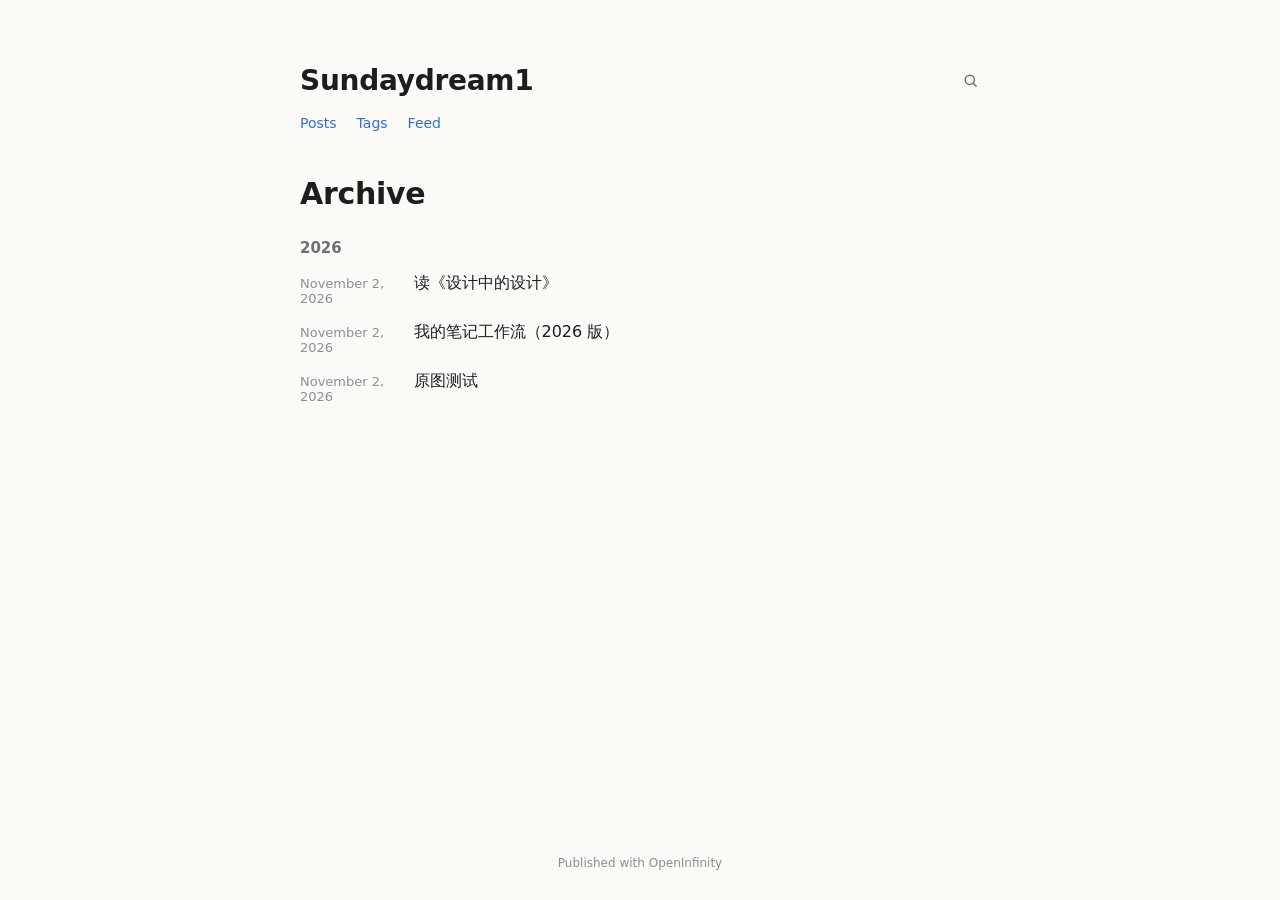
<file: archive/index.html>
<!doctype html>
<html lang="zh-CN" data-theme="paper" data-font="sans">
<head>
<meta charset="utf-8">
<meta name="viewport" content="width=device-width, initial-scale=1, viewport-fit=cover">
<meta http-equiv="Content-Security-Policy" content="default-src &#39;none&#39;; script-src &#39;self&#39; &#39;wasm-unsafe-eval&#39;; style-src &#39;self&#39; &#39;unsafe-inline&#39;; img-src &#39;self&#39; blob: data:; media-src &#39;self&#39; blob:; font-src &#39;self&#39;; connect-src &#39;self&#39;; frame-src &#39;none&#39;; base-uri &#39;none&#39;; form-action &#39;none&#39;">
<meta name="referrer" content="strict-origin-when-cross-origin">
<meta name="color-scheme" content="light dark">
<script src="../assets/openinfinity/c3d874f521a6d574/lang.js"></script>
<link rel="canonical" href="https://sundaydream1.github.io/archive/">
<title>归档 – Sundaydream1</title>

<meta property="og:site_name" content="Sundaydream1">
<meta property="og:title" content="归档">
<meta property="og:url" content="https://sundaydream1.github.io/archive/">
<meta property="og:type" content="website">

<meta name="twitter:card" content="summary">
<link rel="alternate" type="application/atom+xml" title="Sundaydream1" href="../atom.xml">

<link rel="stylesheet" href="../assets/openinfinity/c3d874f521a6d574/blog.css">
<link rel="stylesheet" href="../assets/openinfinity/c3d874f521a6d574/blog-paper.css">

<style>:root{--oi-accent:#2f6fd6}</style>


<script type="module" src="../assets/openinfinity/c3d874f521a6d574/search.js"></script>
</head>
<body>
<div class="b-wrap"><header class="b-head"><a class="b-name" href="../">Sundaydream1</a><button type="button" class="b-search" data-index="../search.json" data-root="../" hidden><svg width="17" height="17" viewBox="0 0 24 24" fill="none" stroke="currentColor" stroke-width="2" stroke-linecap="round" aria-hidden="true"><circle cx="11" cy="11" r="6.5"/><path d="m20 20-4.2-4.2"/></svg><span class="b-search-label"><span class="t-zh" lang="zh-CN">搜索</span><span class="t-en" lang="en">Search</span></span></button><nav class="b-nav" aria-label="文章"><a href="../archive/"><span class="t-zh" lang="zh-CN">文章</span><span class="t-en" lang="en">Posts</span></a><a href="../tags/"><span class="t-zh" lang="zh-CN">标签</span><span class="t-en" lang="en">Tags</span></a><a href="../atom.xml"><span class="t-zh" lang="zh-CN">订阅</span><span class="t-en" lang="en">Feed</span></a></nav></header><main class="b-main"><header class="b-page-head"><h1 class="b-page-title"><span class="t-zh" lang="zh-CN">归档</span><span class="t-en" lang="en">Archive</span></h1></header><section class="b-year"><h2>2026</h2><ul><li><a href="../p/2026-11-02-ncrg/"><time datetime="2026-11-02"><span class="t-zh" lang="zh-CN">2026年11月2日</span><span class="t-en" lang="en">November 2, 2026</span></time><span class="b-archive-title">读《设计中的设计》</span></a></li><li><a href="../p/note-workflow-2026/"><time datetime="2026-11-02"><span class="t-zh" lang="zh-CN">2026年11月2日</span><span class="t-en" lang="en">November 2, 2026</span></time><span class="b-archive-title">我的笔记工作流（2026 版）</span></a></li><li><a href="../p/originals-test/"><time datetime="2026-11-02"><span class="t-zh" lang="zh-CN">2026年11月2日</span><span class="t-en" lang="en">November 2, 2026</span></time><span class="b-archive-title">原图测试</span></a></li></ul></section></main></div>
<footer class="b-credit"><span class="t-zh" lang="zh-CN">使用 <a href="https://www.open-infinity.com" target="_blank" rel="noopener noreferrer">OpenInfinity</a> 发布</span><span class="t-en" lang="en">Published with <a href="https://www.open-infinity.com" target="_blank" rel="noopener noreferrer">OpenInfinity</a></span></footer>
</body>
</html>
</file>
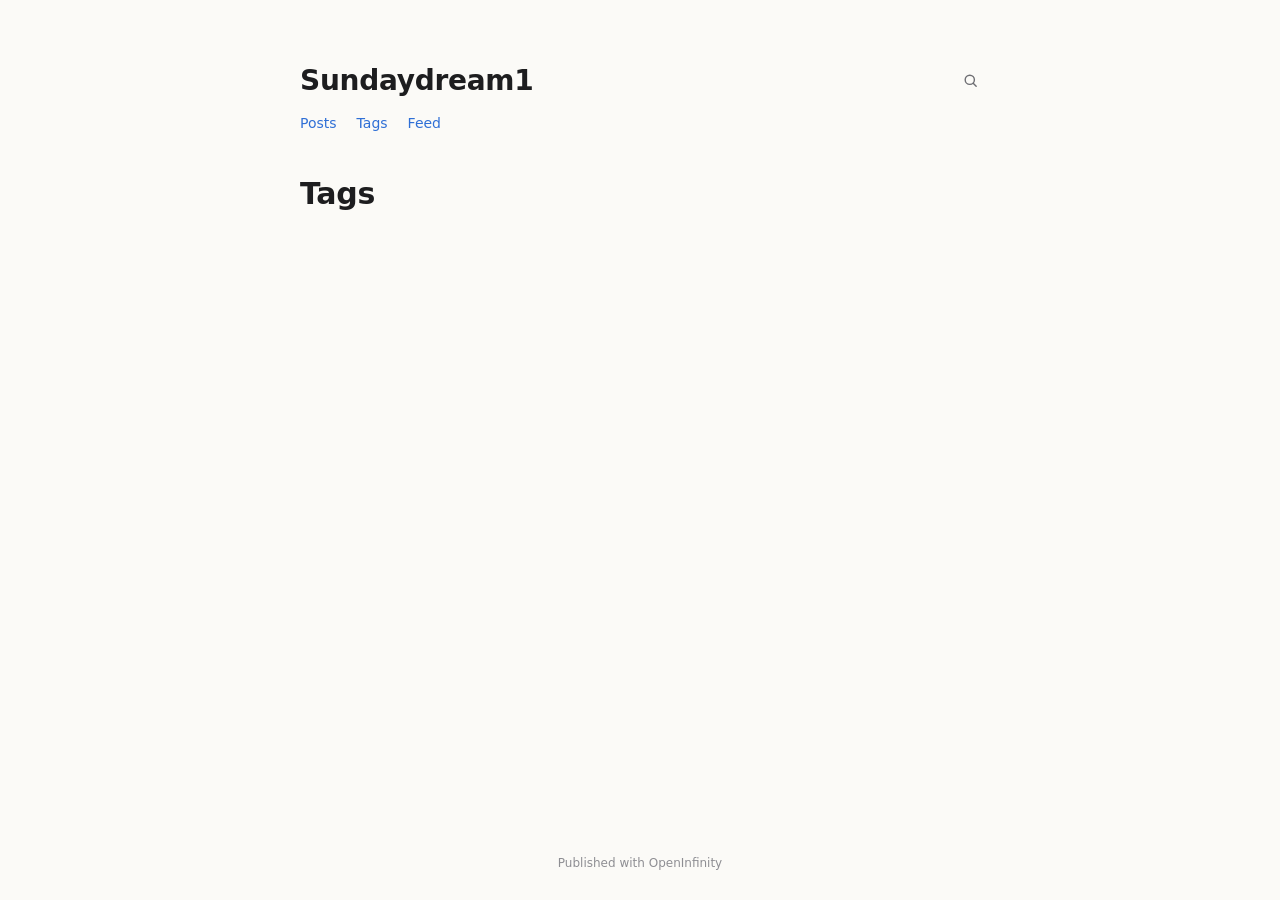
<file: tags/index.html>
<!doctype html>
<html lang="zh-CN" data-theme="paper" data-font="sans">
<head>
<meta charset="utf-8">
<meta name="viewport" content="width=device-width, initial-scale=1, viewport-fit=cover">
<meta http-equiv="Content-Security-Policy" content="default-src &#39;none&#39;; script-src &#39;self&#39; &#39;wasm-unsafe-eval&#39;; style-src &#39;self&#39; &#39;unsafe-inline&#39;; img-src &#39;self&#39; blob: data:; media-src &#39;self&#39; blob:; font-src &#39;self&#39;; connect-src &#39;self&#39;; frame-src &#39;none&#39;; base-uri &#39;none&#39;; form-action &#39;none&#39;">
<meta name="referrer" content="strict-origin-when-cross-origin">
<meta name="color-scheme" content="light dark">
<script src="../assets/openinfinity/c3d874f521a6d574/lang.js"></script>
<link rel="canonical" href="https://sundaydream1.github.io/tags/">
<title>标签 – Sundaydream1</title>

<meta property="og:site_name" content="Sundaydream1">
<meta property="og:title" content="标签">
<meta property="og:url" content="https://sundaydream1.github.io/tags/">
<meta property="og:type" content="website">

<meta name="twitter:card" content="summary">
<link rel="alternate" type="application/atom+xml" title="Sundaydream1" href="../atom.xml">

<link rel="stylesheet" href="../assets/openinfinity/c3d874f521a6d574/blog.css">
<link rel="stylesheet" href="../assets/openinfinity/c3d874f521a6d574/blog-paper.css">

<style>:root{--oi-accent:#2f6fd6}</style>


<script type="module" src="../assets/openinfinity/c3d874f521a6d574/search.js"></script>
</head>
<body>
<div class="b-wrap"><header class="b-head"><a class="b-name" href="../">Sundaydream1</a><button type="button" class="b-search" data-index="../search.json" data-root="../" hidden><svg width="17" height="17" viewBox="0 0 24 24" fill="none" stroke="currentColor" stroke-width="2" stroke-linecap="round" aria-hidden="true"><circle cx="11" cy="11" r="6.5"/><path d="m20 20-4.2-4.2"/></svg><span class="b-search-label"><span class="t-zh" lang="zh-CN">搜索</span><span class="t-en" lang="en">Search</span></span></button><nav class="b-nav" aria-label="文章"><a href="../archive/"><span class="t-zh" lang="zh-CN">文章</span><span class="t-en" lang="en">Posts</span></a><a href="../tags/"><span class="t-zh" lang="zh-CN">标签</span><span class="t-en" lang="en">Tags</span></a><a href="../atom.xml"><span class="t-zh" lang="zh-CN">订阅</span><span class="t-en" lang="en">Feed</span></a></nav></header><main class="b-main"><header class="b-page-head"><h1 class="b-page-title"><span class="t-zh" lang="zh-CN">标签</span><span class="t-en" lang="en">Tags</span></h1></header><ul class="b-taglist"></ul></main></div>
<footer class="b-credit"><span class="t-zh" lang="zh-CN">使用 <a href="https://www.open-infinity.com" target="_blank" rel="noopener noreferrer">OpenInfinity</a> 发布</span><span class="t-en" lang="en">Published with <a href="https://www.open-infinity.com" target="_blank" rel="noopener noreferrer">OpenInfinity</a></span></footer>
</body>
</html>
</file>
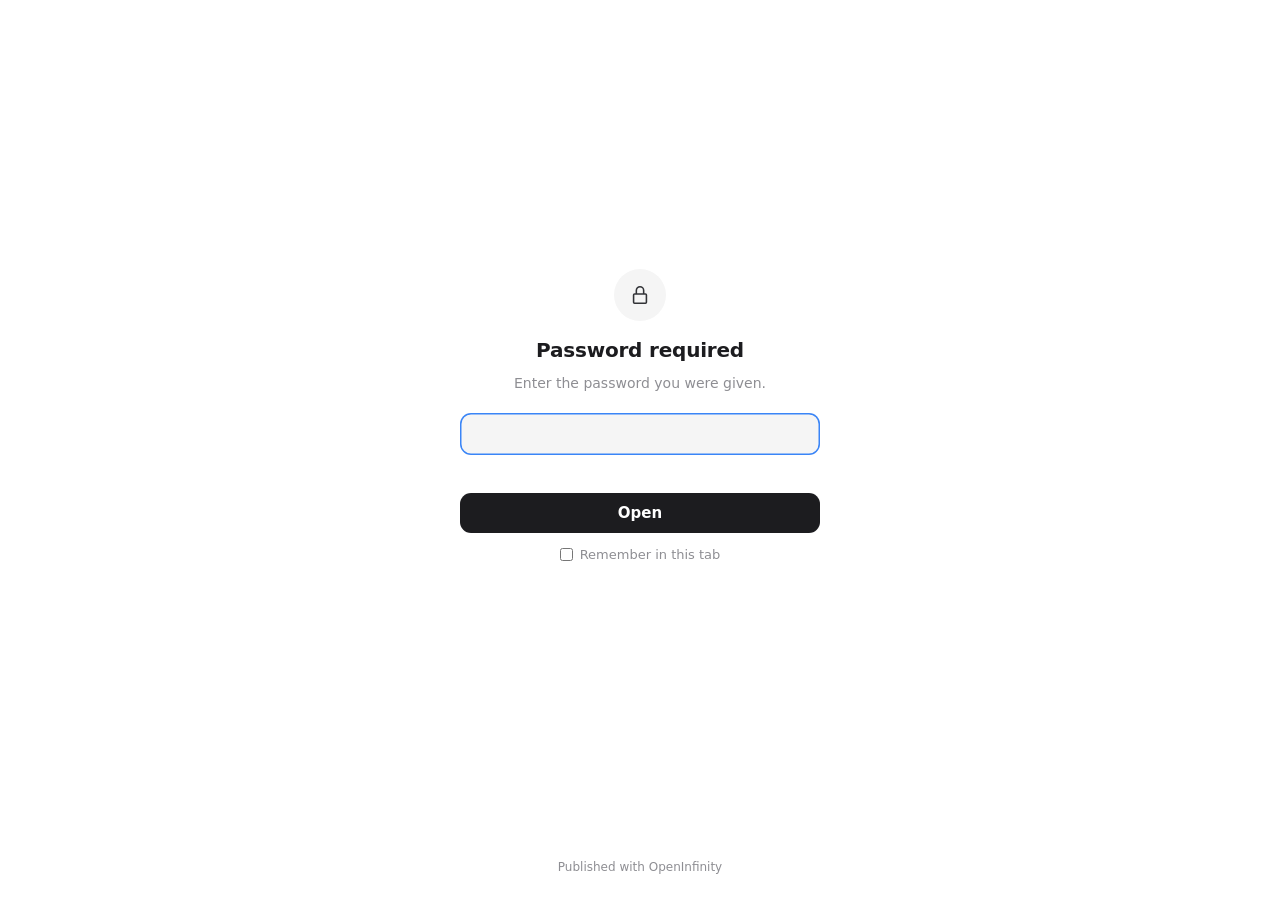
<file: n/5oc4s6flx2/index.html>
<!doctype html>
<html lang="zh-CN">
<head>
<meta charset="utf-8">
<meta name="viewport" content="width=device-width, initial-scale=1, viewport-fit=cover">
<meta name="robots" content="noindex, nofollow, noarchive">
<meta name="referrer" content="no-referrer">
<meta name="color-scheme" content="light dark">
<meta http-equiv="Content-Security-Policy" content="default-src 'none'; script-src 'self' 'wasm-unsafe-eval'; style-src 'self' 'unsafe-inline'; img-src 'self' blob: data:; media-src 'self' blob:; font-src 'self'; connect-src 'self'; frame-src 'none'; base-uri 'none'; form-action 'none'">
<title>分享的内容</title>
<script src="../../assets/openinfinity/c3d874f521a6d574/lang.js"></script>
<link rel="stylesheet" href="../../assets/openinfinity/c3d874f521a6d574/share.css">
<script type="module" src="../../assets/openinfinity/c3d874f521a6d574/unlock.js"></script>
</head>
<body data-kind="note" data-path="n/5oc4s6flx2" data-runtime="../../assets/openinfinity/c3d874f521a6d574/">
<main id="oi-root"></main>
<noscript><p class="oi-noscript">打开这个页面需要 JavaScript。</p></noscript>
<footer class="oi-credit"><span class="t-zh" lang="zh-CN">使用 <a href="https://www.open-infinity.com" target="_blank" rel="noopener noreferrer">OpenInfinity</a> 发布</span><span class="t-en" lang="en">Published with <a href="https://www.open-infinity.com" target="_blank" rel="noopener noreferrer">OpenInfinity</a></span></footer>
</body>
</html>
</file>
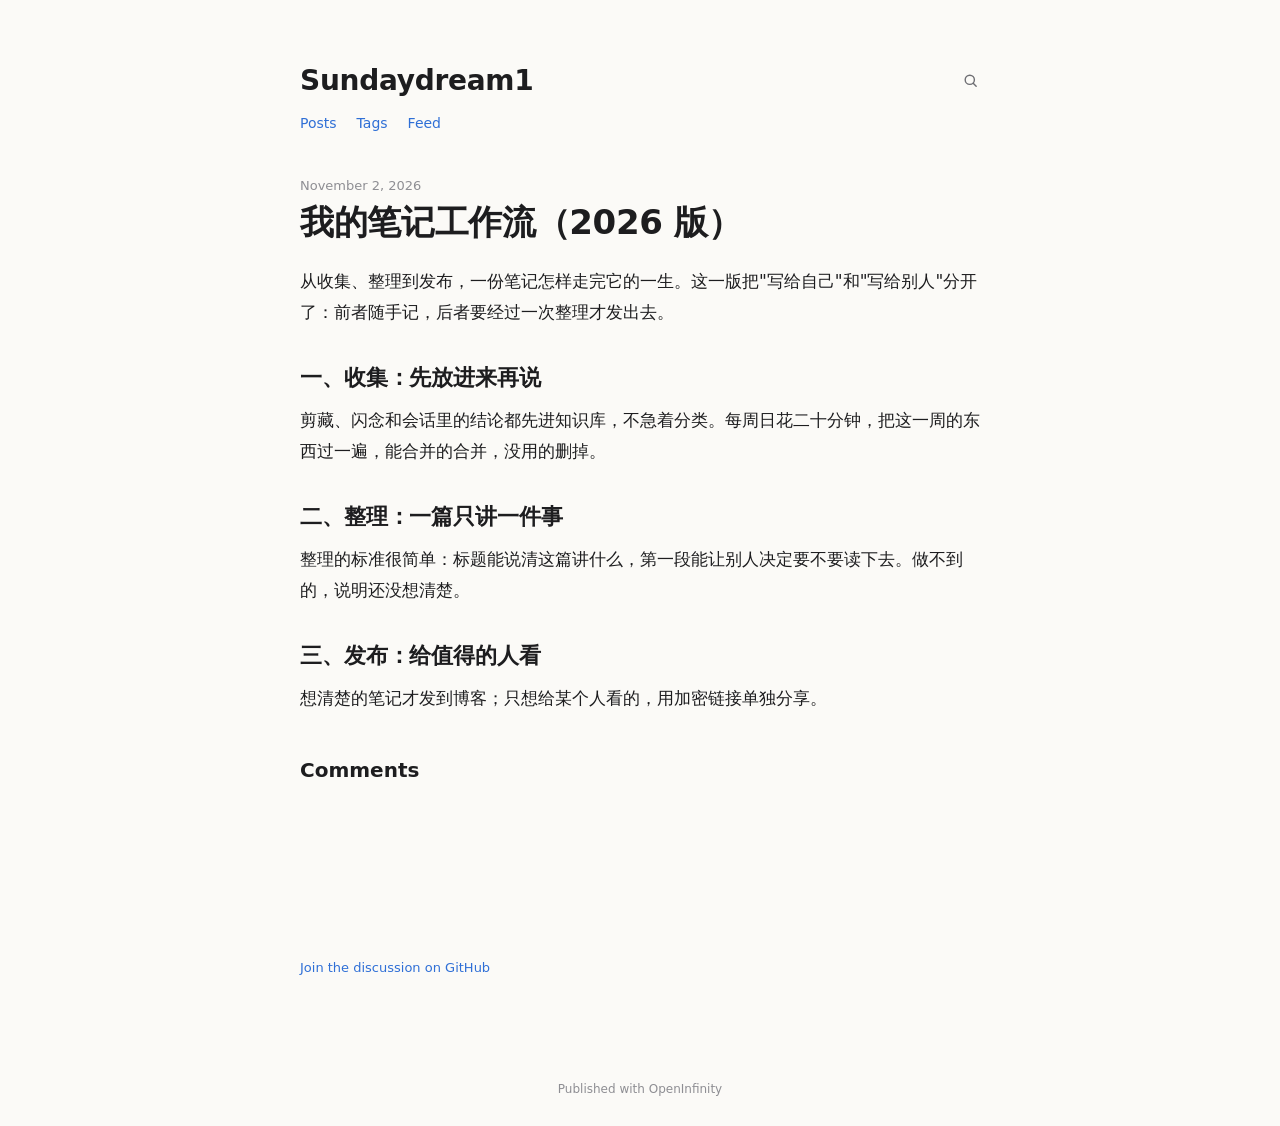
<file: p/2026-11-01-wf26/index.html>
<!doctype html>
<html lang="zh-CN">
<head>
<meta charset="utf-8">
<meta http-equiv="Content-Security-Policy" content="default-src &#39;none&#39;; script-src &#39;self&#39; &#39;wasm-unsafe-eval&#39;; style-src &#39;self&#39; &#39;unsafe-inline&#39;; img-src &#39;self&#39; blob: data:; media-src &#39;self&#39; blob:; font-src &#39;self&#39;; connect-src &#39;self&#39;; frame-src &#39;none&#39;; base-uri &#39;none&#39;; form-action &#39;none&#39;">
<meta name="robots" content="noindex">
<meta http-equiv="refresh" content="0; url=../note-workflow-2026/">
<link rel="canonical" href="https://sundaydream1.github.io/p/note-workflow-2026/">
<title>这篇文章已经搬到新地址。</title>
</head>
<body data-to="../note-workflow-2026/"><p><a href="../note-workflow-2026/">这篇文章已经搬到新地址。</a></p>
<script src="../../assets/openinfinity/c3d874f521a6d574/redirect.js"></script>
</body>
</html>
</file>
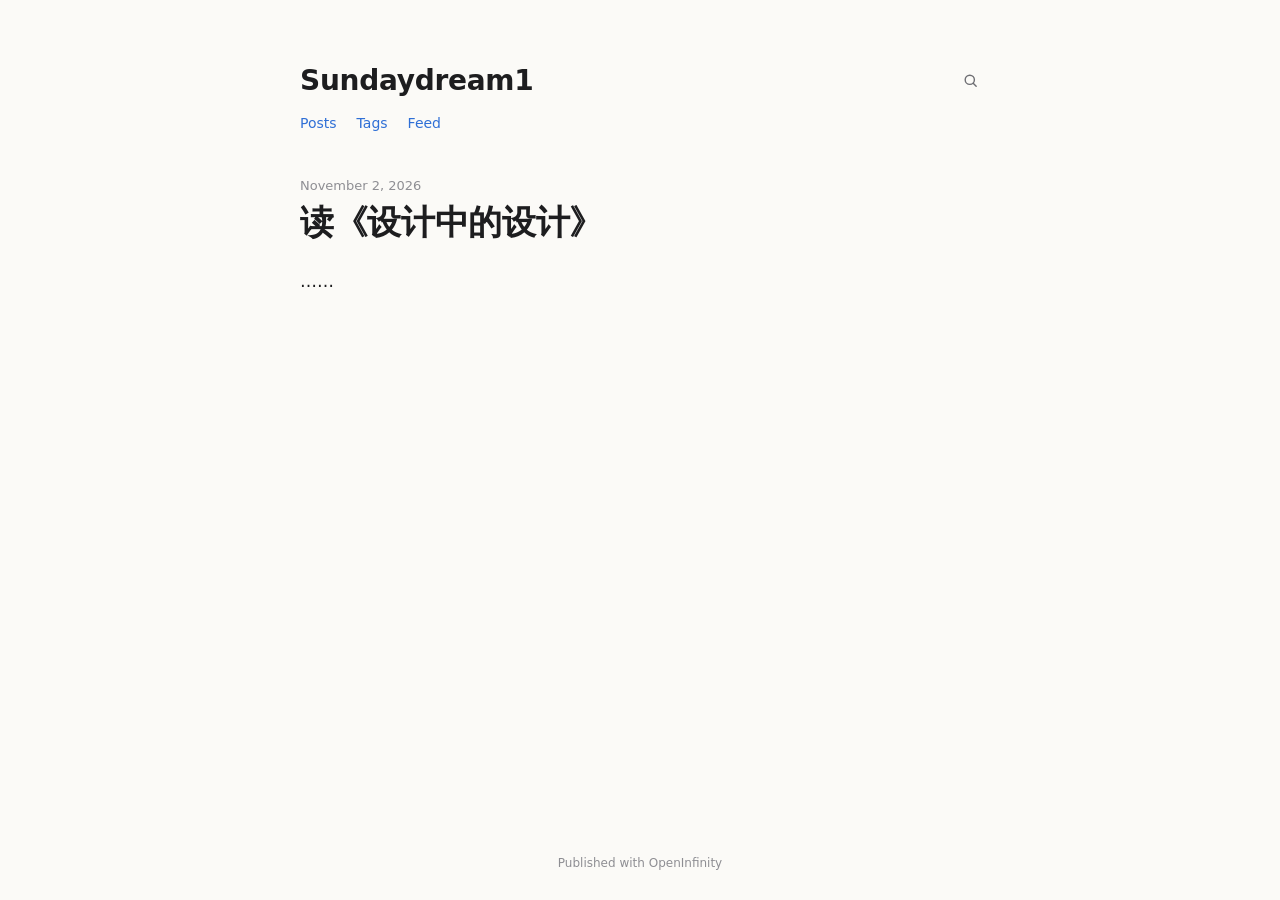
<file: p/2026-11-02-ncrg/index.html>
<!doctype html>
<html lang="zh-CN" data-theme="paper" data-font="sans">
<head>
<meta charset="utf-8">
<meta name="viewport" content="width=device-width, initial-scale=1, viewport-fit=cover">
<meta http-equiv="Content-Security-Policy" content="default-src &#39;none&#39;; script-src &#39;self&#39; &#39;wasm-unsafe-eval&#39;; style-src &#39;self&#39; &#39;unsafe-inline&#39;; img-src &#39;self&#39; blob: data:; media-src &#39;self&#39; blob:; font-src &#39;self&#39;; connect-src &#39;self&#39;; frame-src &#39;none&#39;; base-uri &#39;none&#39;; form-action &#39;none&#39;">
<meta name="referrer" content="strict-origin-when-cross-origin">
<meta name="color-scheme" content="light dark">
<script src="../../assets/openinfinity/c3d874f521a6d574/lang.js"></script>
<link rel="canonical" href="https://sundaydream1.github.io/p/2026-11-02-ncrg/">
<title>读《设计中的设计》 – Sundaydream1</title>
<meta name="description" content="……">
<meta property="og:site_name" content="Sundaydream1">
<meta property="og:title" content="读《设计中的设计》">
<meta property="og:url" content="https://sundaydream1.github.io/p/2026-11-02-ncrg/">
<meta property="og:type" content="article">
<meta property="og:description" content="……">
<meta name="twitter:card" content="summary">
<link rel="alternate" type="application/atom+xml" title="Sundaydream1" href="../../atom.xml">

<link rel="stylesheet" href="../../assets/openinfinity/c3d874f521a6d574/blog.css">
<link rel="stylesheet" href="../../assets/openinfinity/c3d874f521a6d574/blog-paper.css">

<style>:root{--oi-accent:#2f6fd6}</style>


<script type="module" src="../../assets/openinfinity/c3d874f521a6d574/search.js"></script>
</head>
<body>
<div class="b-wrap"><header class="b-head"><a class="b-name" href="../../">Sundaydream1</a><button type="button" class="b-search" data-index="../../search.json" data-root="../../" hidden><svg width="17" height="17" viewBox="0 0 24 24" fill="none" stroke="currentColor" stroke-width="2" stroke-linecap="round" aria-hidden="true"><circle cx="11" cy="11" r="6.5"/><path d="m20 20-4.2-4.2"/></svg><span class="b-search-label"><span class="t-zh" lang="zh-CN">搜索</span><span class="t-en" lang="en">Search</span></span></button><nav class="b-nav" aria-label="文章"><a href="../../archive/"><span class="t-zh" lang="zh-CN">文章</span><span class="t-en" lang="en">Posts</span></a><a href="../../tags/"><span class="t-zh" lang="zh-CN">标签</span><span class="t-en" lang="en">Tags</span></a><a href="../../atom.xml"><span class="t-zh" lang="zh-CN">订阅</span><span class="t-en" lang="en">Feed</span></a></nav></header><main class="b-main"><article class="b-post">
<header class="b-post-head"><time class="b-date" datetime="2026-11-02"><span class="t-zh" lang="zh-CN">2026年11月2日</span><span class="t-en" lang="en">November 2, 2026</span></time><h1 class="b-post-title">读《设计中的设计》</h1></header>

<article class="oi-doc" aria-label="读《设计中的设计》"><p id="block-25fd5508-6d6a-4297-9ad3-0a445b96d315">……</p></article>


</article></main></div>
<footer class="b-credit"><span class="t-zh" lang="zh-CN">使用 <a href="https://www.open-infinity.com" target="_blank" rel="noopener noreferrer">OpenInfinity</a> 发布</span><span class="t-en" lang="en">Published with <a href="https://www.open-infinity.com" target="_blank" rel="noopener noreferrer">OpenInfinity</a></span></footer>
</body>
</html>
</file>
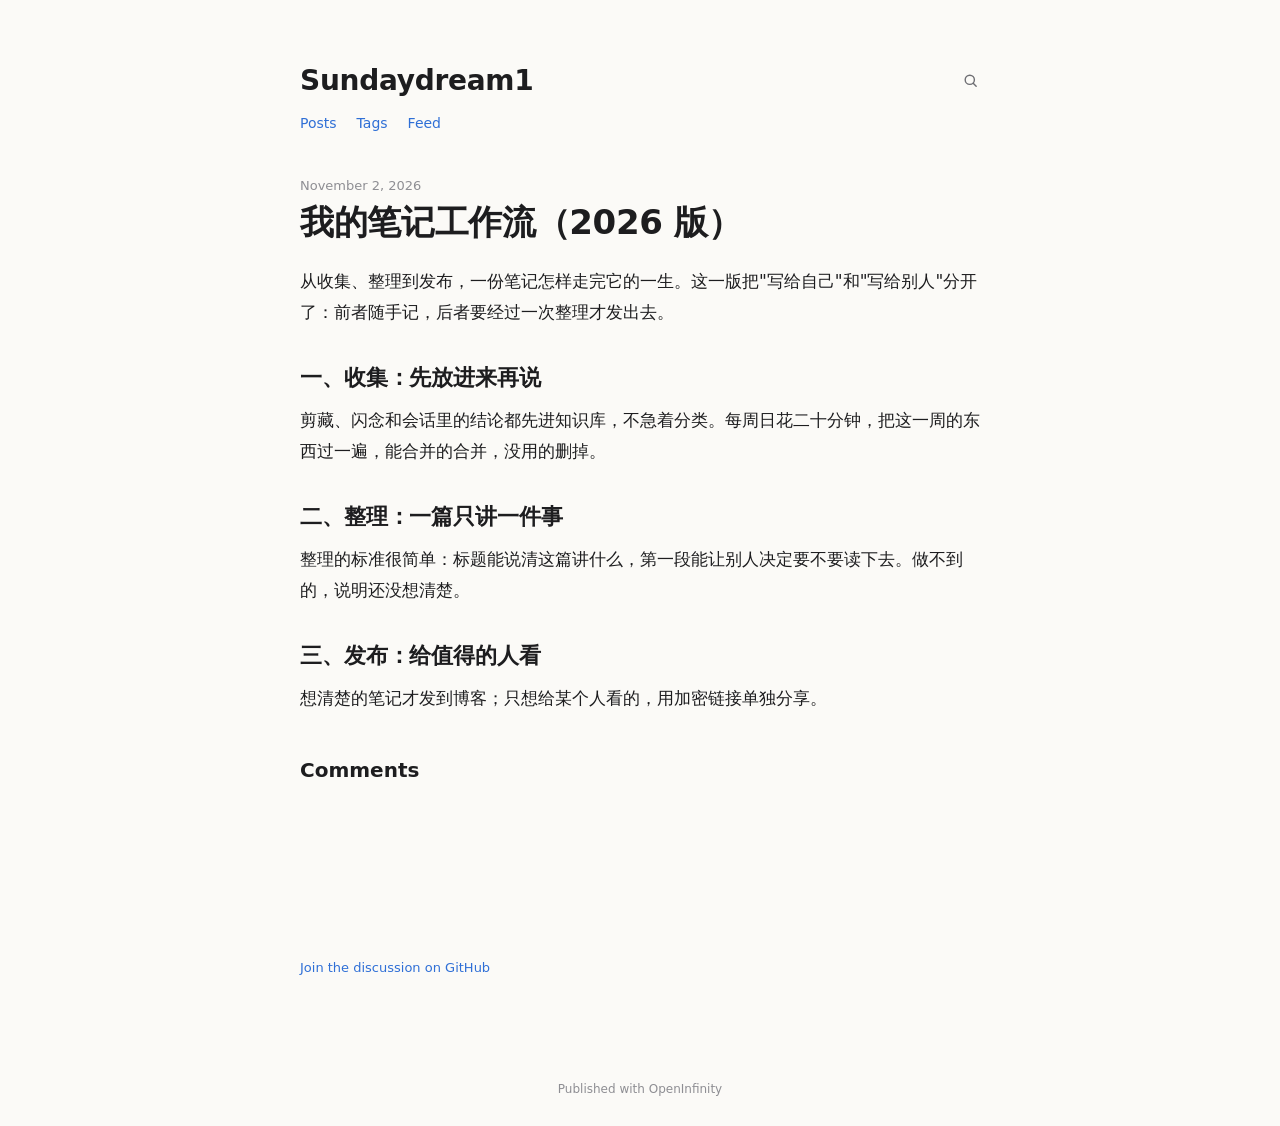
<file: p/note-workflow-2026/index.html>
<!doctype html>
<html lang="zh-CN" data-theme="paper" data-font="sans">
<head>
<meta charset="utf-8">
<meta name="viewport" content="width=device-width, initial-scale=1, viewport-fit=cover">
<meta http-equiv="Content-Security-Policy" content="default-src &#39;none&#39;; script-src &#39;self&#39; &#39;wasm-unsafe-eval&#39;; style-src &#39;self&#39; &#39;unsafe-inline&#39;; img-src &#39;self&#39; blob: data:; media-src &#39;self&#39; blob:; font-src &#39;self&#39;; connect-src &#39;self&#39;; frame-src https://giscus.app; base-uri &#39;none&#39;; form-action &#39;none&#39;">
<meta name="referrer" content="strict-origin-when-cross-origin">
<meta name="color-scheme" content="light dark">
<script src="../../assets/openinfinity/c3d874f521a6d574/lang.js"></script>
<link rel="canonical" href="https://sundaydream1.github.io/p/note-workflow-2026/">
<title>我的笔记工作流（2026 版） – Sundaydream1</title>
<meta name="description" content="一套写给自己也写给别人的笔记方法。">
<meta property="og:site_name" content="Sundaydream1">
<meta property="og:title" content="我的笔记工作流（2026 版）">
<meta property="og:url" content="https://sundaydream1.github.io/p/note-workflow-2026/">
<meta property="og:type" content="article">
<meta property="og:description" content="一套写给自己也写给别人的笔记方法。">
<meta name="twitter:card" content="summary">
<link rel="alternate" type="application/atom+xml" title="Sundaydream1" href="../../atom.xml">

<link rel="stylesheet" href="../../assets/openinfinity/c3d874f521a6d574/blog.css">
<link rel="stylesheet" href="../../assets/openinfinity/c3d874f521a6d574/blog-paper.css">

<style>:root{--oi-accent:#2f6fd6}</style>

<script type="module" src="../../assets/openinfinity/c3d874f521a6d574/comments.js"></script>
<script type="module" src="../../assets/openinfinity/c3d874f521a6d574/search.js"></script>
</head>
<body>
<div class="b-wrap"><header class="b-head"><a class="b-name" href="../../">Sundaydream1</a><button type="button" class="b-search" data-index="../../search.json" data-root="../../" hidden><svg width="17" height="17" viewBox="0 0 24 24" fill="none" stroke="currentColor" stroke-width="2" stroke-linecap="round" aria-hidden="true"><circle cx="11" cy="11" r="6.5"/><path d="m20 20-4.2-4.2"/></svg><span class="b-search-label"><span class="t-zh" lang="zh-CN">搜索</span><span class="t-en" lang="en">Search</span></span></button><nav class="b-nav" aria-label="文章"><a href="../../archive/"><span class="t-zh" lang="zh-CN">文章</span><span class="t-en" lang="en">Posts</span></a><a href="../../tags/"><span class="t-zh" lang="zh-CN">标签</span><span class="t-en" lang="en">Tags</span></a><a href="../../atom.xml"><span class="t-zh" lang="zh-CN">订阅</span><span class="t-en" lang="en">Feed</span></a></nav></header><main class="b-main"><article class="b-post">
<header class="b-post-head"><time class="b-date" datetime="2026-11-02"><span class="t-zh" lang="zh-CN">2026年11月2日</span><span class="t-en" lang="en">November 2, 2026</span></time><h1 class="b-post-title">我的笔记工作流（2026 版）</h1></header>

<article class="oi-doc" aria-label="我的笔记工作流（2026 版）"><p id="block-d9bf5916-9a80-4538-bbf7-74095c2317ba">从收集、整理到发布，一份笔记怎样走完它的一生。这一版把"写给自己"和"写给别人"分开了：前者随手记，后者要经过一次整理才发出去。</p><h2 id="一收集先放进来再说"><span id="block-87de585d-747c-40f5-a0e7-d9b764286f9e" class="oi-anchor"></span>一、收集：先放进来再说</h2><p id="block-4fa69ffd-3a9b-40c7-aefb-43be059d4749">剪藏、闪念和会话里的结论都先进知识库，不急着分类。每周日花二十分钟，把这一周的东西过一遍，能合并的合并，没用的删掉。</p><h2 id="二整理一篇只讲一件事"><span id="block-eddca872-11a4-491b-9822-ea8e0b07e4b3" class="oi-anchor"></span>二、整理：一篇只讲一件事</h2><p id="block-17264191-9000-4583-8db1-7841847f39c2">整理的标准很简单：标题能说清这篇讲什么，第一段能让别人决定要不要读下去。做不到的，说明还没想清楚。</p><h2 id="三发布给值得的人看"><span id="block-e102d011-682e-4241-9586-8de2ecab5cf1" class="oi-anchor"></span>三、发布：给值得的人看</h2><p id="block-e17489c0-d4a4-40b6-beb4-4746ab792d7d">想清楚的笔记才发到博客；只想给某个人看的，用加密链接单独分享。</p></article>

<section class="b-comments" aria-label="评论"><h2><span class="t-zh" lang="zh-CN">评论</span><span class="t-en" lang="en">Comments</span></h2><div id="oi-comments" data-repo="Sundaydream1/Sundaydream1.github.io" data-repo-id="R_kgDOVgG75g" data-category-id="DIC_kwDOVgG75s4DKN1G" data-number="1" data-lang="zh" data-own-origin="0"></div><a class="b-discuss" href="https://github.com/Sundaydream1/Sundaydream1.github.io/discussions/1"><span class="t-zh" lang="zh-CN">在 GitHub 上参与讨论</span><span class="t-en" lang="en">Join the discussion on GitHub</span></a></section>
</article></main></div>
<footer class="b-credit"><span class="t-zh" lang="zh-CN">使用 <a href="https://www.open-infinity.com" target="_blank" rel="noopener noreferrer">OpenInfinity</a> 发布</span><span class="t-en" lang="en">Published with <a href="https://www.open-infinity.com" target="_blank" rel="noopener noreferrer">OpenInfinity</a></span></footer>
</body>
</html>
</file>
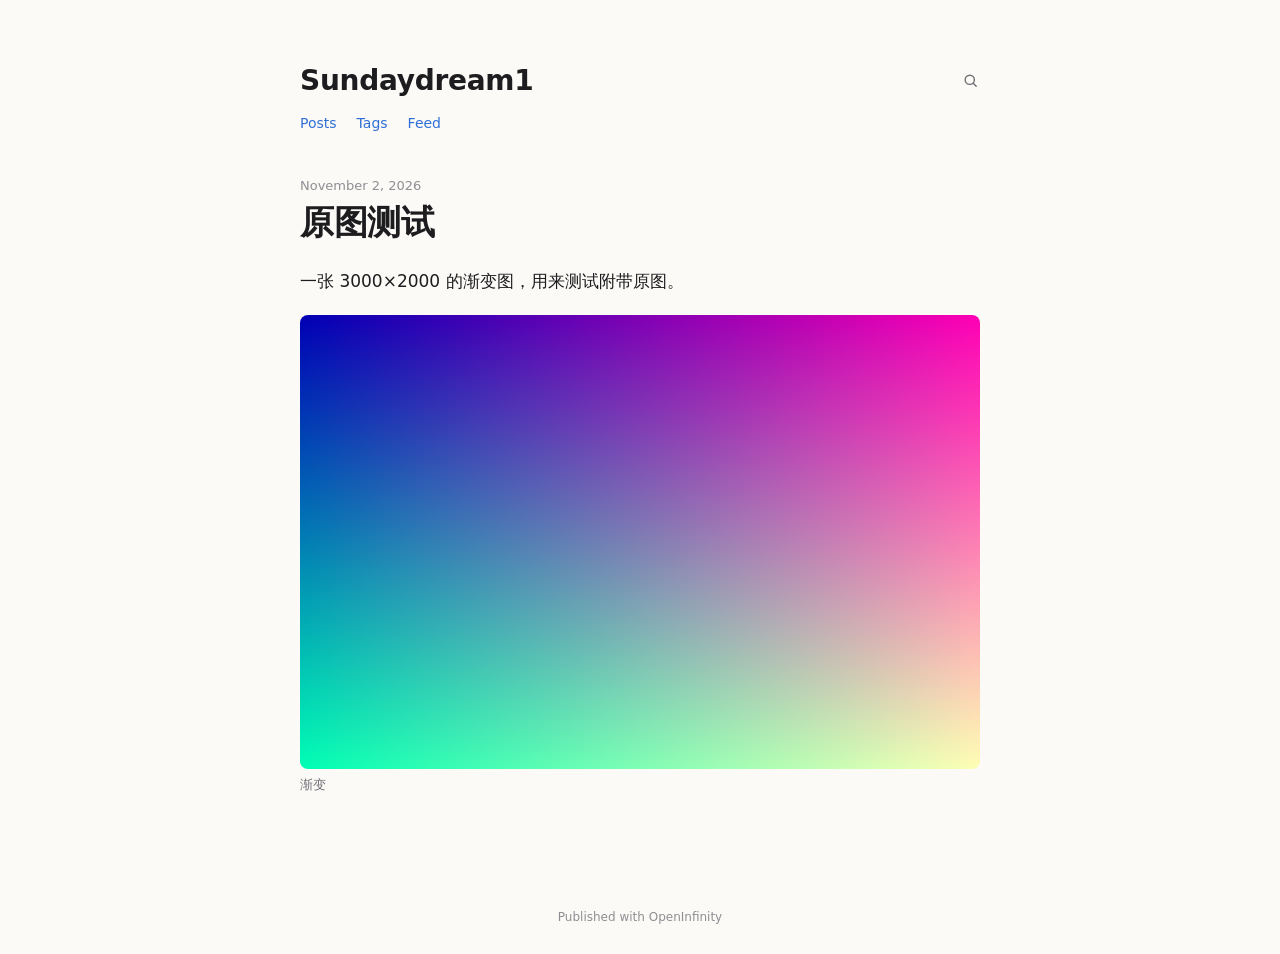
<file: p/originals-test/index.html>
<!doctype html>
<html lang="zh-CN" data-theme="paper" data-font="sans">
<head>
<meta charset="utf-8">
<meta name="viewport" content="width=device-width, initial-scale=1, viewport-fit=cover">
<meta http-equiv="Content-Security-Policy" content="default-src &#39;none&#39;; script-src &#39;self&#39; &#39;wasm-unsafe-eval&#39;; style-src &#39;self&#39; &#39;unsafe-inline&#39;; img-src &#39;self&#39; blob: data:; media-src &#39;self&#39; blob:; font-src &#39;self&#39;; connect-src &#39;self&#39;; frame-src &#39;none&#39;; base-uri &#39;none&#39;; form-action &#39;none&#39;">
<meta name="referrer" content="strict-origin-when-cross-origin">
<meta name="color-scheme" content="light dark">
<script src="../../assets/openinfinity/c3d874f521a6d574/lang.js"></script>
<link rel="canonical" href="https://sundaydream1.github.io/p/originals-test/">
<title>原图测试 – Sundaydream1</title>
<meta name="description" content="一张 3000×2000 的渐变图，用来测试附带原图。">
<meta property="og:site_name" content="Sundaydream1">
<meta property="og:title" content="原图测试">
<meta property="og:url" content="https://sundaydream1.github.io/p/originals-test/">
<meta property="og:type" content="article">
<meta property="og:description" content="一张 3000×2000 的渐变图，用来测试附带原图。">
<meta name="twitter:card" content="summary">
<link rel="alternate" type="application/atom+xml" title="Sundaydream1" href="../../atom.xml">

<link rel="stylesheet" href="../../assets/openinfinity/c3d874f521a6d574/blog.css">
<link rel="stylesheet" href="../../assets/openinfinity/c3d874f521a6d574/blog-paper.css">

<style>:root{--oi-accent:#2f6fd6}</style>


<script type="module" src="../../assets/openinfinity/c3d874f521a6d574/search.js"></script>
</head>
<body>
<div class="b-wrap"><header class="b-head"><a class="b-name" href="../../">Sundaydream1</a><button type="button" class="b-search" data-index="../../search.json" data-root="../../" hidden><svg width="17" height="17" viewBox="0 0 24 24" fill="none" stroke="currentColor" stroke-width="2" stroke-linecap="round" aria-hidden="true"><circle cx="11" cy="11" r="6.5"/><path d="m20 20-4.2-4.2"/></svg><span class="b-search-label"><span class="t-zh" lang="zh-CN">搜索</span><span class="t-en" lang="en">Search</span></span></button><nav class="b-nav" aria-label="文章"><a href="../../archive/"><span class="t-zh" lang="zh-CN">文章</span><span class="t-en" lang="en">Posts</span></a><a href="../../tags/"><span class="t-zh" lang="zh-CN">标签</span><span class="t-en" lang="en">Tags</span></a><a href="../../atom.xml"><span class="t-zh" lang="zh-CN">订阅</span><span class="t-en" lang="en">Feed</span></a></nav></header><main class="b-main"><article class="b-post">
<header class="b-post-head"><time class="b-date" datetime="2026-11-02"><span class="t-zh" lang="zh-CN">2026年11月2日</span><span class="t-en" lang="en">November 2, 2026</span></time><h1 class="b-post-title">原图测试</h1></header>

<article class="oi-doc" aria-label="原图测试"><p id="block-ded1fce0-c287-43cd-823c-e393af9188ed">一张 3000×2000 的渐变图，用来测试附带原图。</p><figure class="oi-figure oi-image" id="block-7d3e49cb-8e5c-4d07-b75e-da2be266c904"><a class="oi-original" href="../../m/c55b1a9602f360fd06102029f6afa54f5202a1b3c3786844a15d8b0f72618e81.png" target="_blank" rel="noopener"><img src="../../m/6b46e61e23ecd952cea93a59c0a99bdf00661db3eb5812f42a4ab0fd5f6ab73e.png" alt="渐变" loading="lazy" decoding="async"></a><figcaption>渐变</figcaption></figure></article>


</article></main></div>
<footer class="b-credit"><span class="t-zh" lang="zh-CN">使用 <a href="https://www.open-infinity.com" target="_blank" rel="noopener noreferrer">OpenInfinity</a> 发布</span><span class="t-en" lang="en">Published with <a href="https://www.open-infinity.com" target="_blank" rel="noopener noreferrer">OpenInfinity</a></span></footer>
</body>
</html>
</file>
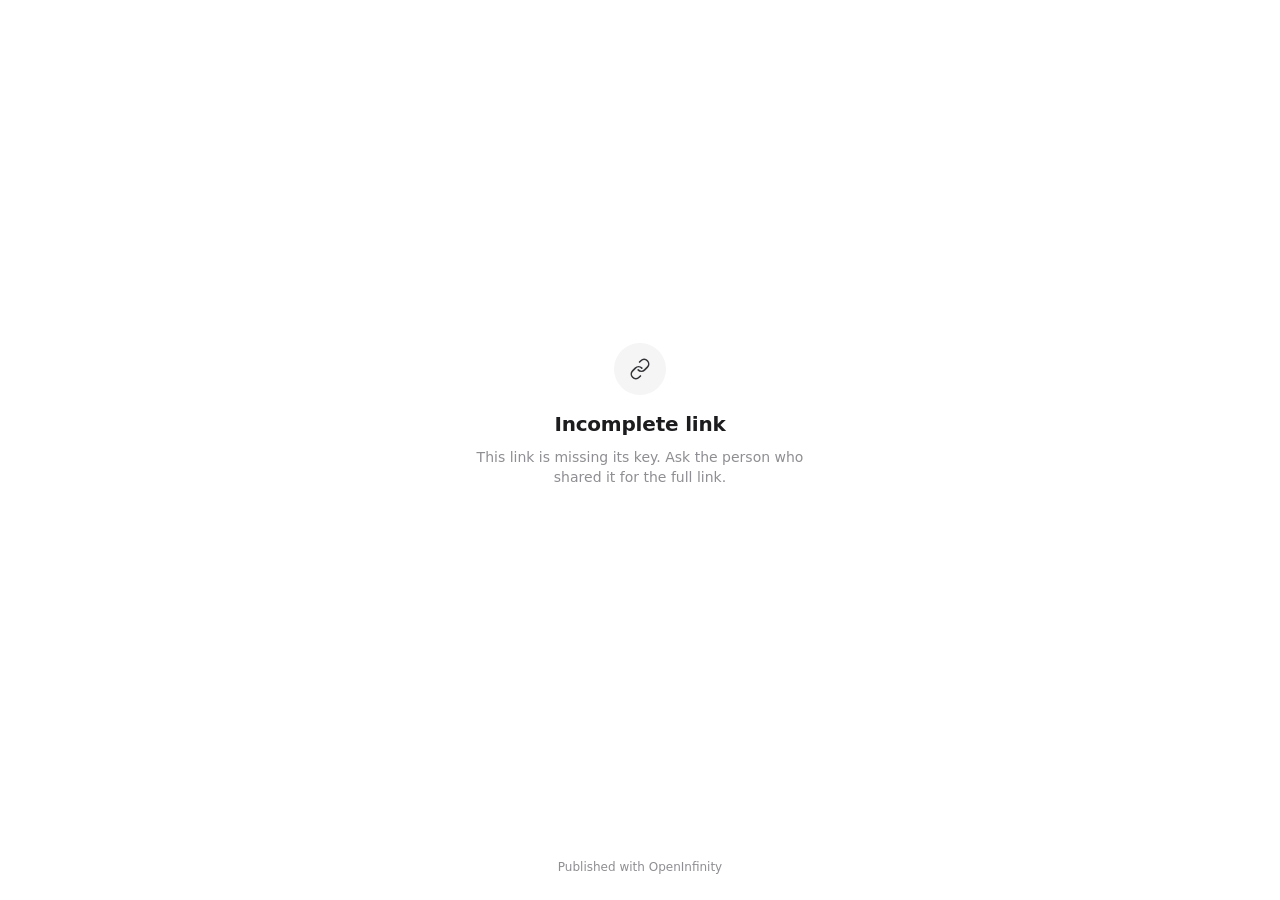
<file: s/hcwudqnvva/index.html>
<!doctype html>
<html lang="zh-CN">
<head>
<meta charset="utf-8">
<meta name="viewport" content="width=device-width, initial-scale=1, viewport-fit=cover">
<meta name="robots" content="noindex, nofollow, noarchive">
<meta name="referrer" content="no-referrer">
<meta name="color-scheme" content="light dark">
<meta http-equiv="Content-Security-Policy" content="default-src 'none'; script-src 'self' 'wasm-unsafe-eval'; style-src 'self' 'unsafe-inline'; img-src 'self' blob: data:; media-src 'self' blob:; font-src 'self'; connect-src 'self'; frame-src 'none'; base-uri 'none'; form-action 'none'">
<title>分享的内容</title>
<script src="../../assets/openinfinity/c3d874f521a6d574/lang.js"></script>
<link rel="stylesheet" href="../../assets/openinfinity/c3d874f521a6d574/share.css">
<script type="module" src="../../assets/openinfinity/c3d874f521a6d574/unlock.js"></script>
</head>
<body data-kind="session" data-path="s/hcwudqnvva" data-runtime="../../assets/openinfinity/c3d874f521a6d574/">
<main id="oi-root"></main>
<noscript><p class="oi-noscript">打开这个页面需要 JavaScript。</p></noscript>
<footer class="oi-credit"><span class="t-zh" lang="zh-CN">使用 <a href="https://www.open-infinity.com" target="_blank" rel="noopener noreferrer">OpenInfinity</a> 发布</span><span class="t-en" lang="en">Published with <a href="https://www.open-infinity.com" target="_blank" rel="noopener noreferrer">OpenInfinity</a></span></footer>
</body>
</html>
</file>
<file: assets/openinfinity/c3d874f521a6d574/blog.css>
@font-face {
  font-family: "Source Serif 4";
  font-style: normal;
  font-display: swap;
  font-weight: 200 900;
  src: url(fonts/source-serif-4-latin-ext-opsz-normal.woff2) format('woff2-variations');
  unicode-range: U+0100-02BA,U+02BD-02C5,U+02C7-02CC,U+02CE-02D7,U+02DD-02FF,U+0304,U+0308,U+0329,U+1D00-1DBF,U+1E00-1E9F,U+1EF2-1EFF,U+2020,U+20A0-20AB,U+20AD-20C4,U+2113,U+2C60-2C7F,U+A720-A7FF;
}
@font-face {
  font-family: "Source Serif 4";
  font-style: normal;
  font-display: swap;
  font-weight: 200 900;
  src: url(fonts/source-serif-4-latin-opsz-normal.woff2) format('woff2-variations');
  unicode-range: U+0000-00FF,U+0131,U+0152-0153,U+02BB-02BC,U+02C6,U+02DA,U+02DC,U+0304,U+0308,U+0329,U+2000-206F,U+20AC,U+2122,U+2191,U+2193,U+2212,U+2215,U+FEFF,U+FFFD;
}
@font-face {
  font-family: "Source Serif 4";
  font-style: italic;
  font-display: swap;
  font-weight: 200 900;
  src: url(fonts/source-serif-4-latin-ext-opsz-italic.woff2) format('woff2-variations');
  unicode-range: U+0100-02BA,U+02BD-02C5,U+02C7-02CC,U+02CE-02D7,U+02DD-02FF,U+0304,U+0308,U+0329,U+1D00-1DBF,U+1E00-1E9F,U+1EF2-1EFF,U+2020,U+20A0-20AB,U+20AD-20C4,U+2113,U+2C60-2C7F,U+A720-A7FF;
}
@font-face {
  font-family: "Source Serif 4";
  font-style: italic;
  font-display: swap;
  font-weight: 200 900;
  src: url(fonts/source-serif-4-latin-opsz-italic.woff2) format('woff2-variations');
  unicode-range: U+0000-00FF,U+0131,U+0152-0153,U+02BB-02BC,U+02C6,U+02DA,U+02DC,U+0304,U+0308,U+0329,U+2000-206F,U+20AC,U+2122,U+2191,U+2193,U+2212,U+2215,U+FEFF,U+FFFD;
}
/* The blog's base (every theme): colours for light and dark, the reading type, lists, posts, tags, archive, the
   pager, comments and the gate host. The build appends gate.css and prose.css; a theme stylesheet arranges the frame.
   --oi-accent is set per site in the page head. Values follow the canvas page 「网站与博客 v3」. */

:root {
  color-scheme: light dark;
  --oi-bg: #fbfaf7; --oi-surface: #ffffff; --oi-fg: #1d1d1f; --oi-fg-2: #2c2c2e; --oi-fg-3: #6e6e73; --oi-fg-4: #8e8e93;
  --oi-line: rgba(0, 0, 0, 0.07); --oi-inset: rgba(0, 0, 0, 0.04); --oi-hover: rgba(0, 0, 0, 0.035);
  --oi-ease: cubic-bezier(0.32, 0.72, 0, 1);
  --oi-font: -apple-system, BlinkMacSystemFont, "SF Pro Text", "PingFang SC", "Hiragino Sans GB", system-ui, sans-serif;
  --oi-read-font: var(--oi-font);
}
html[data-font="serif"] { --oi-read-font: "Source Serif 4", Georgia, "Songti SC", serif; }
@media (prefers-color-scheme: dark) {
  :root { --oi-bg: #1c1d1f; --oi-surface: #242527; --oi-fg: #ececee; --oi-fg-2: #d1d1d6; --oi-fg-3: #a1a1a6; --oi-fg-4: #8e8e93; --oi-line: rgba(255, 255, 255, 0.08); --oi-inset: rgba(255, 255, 255, 0.06); --oi-hover: rgba(255, 255, 255, 0.04); }
  html { --oi-accent-ink: color-mix(in srgb, var(--oi-accent) 70%, white); }
}

* { box-sizing: border-box; }
html, body { margin: 0; }
body { min-height: 100vh; background: var(--oi-bg); color: var(--oi-fg); font-family: var(--oi-font); -webkit-font-smoothing: antialiased; text-rendering: optimizeLegibility; }
a { color: inherit; text-decoration: none; }
.b-name { font-weight: 700; letter-spacing: -0.01em; color: var(--oi-fg); }
.b-nav a, .b-snav a { color: var(--oi-accent-ink, var(--oi-accent)); transition: opacity 140ms; }
.b-nav a:hover, .b-snav a:hover { opacity: 0.75; }

/* Lists */
.b-list { margin: 0; padding: 0; list-style: none; display: flex; flex-direction: column; gap: 6px; }
.b-item > a { display: flex; flex-direction: column; gap: 5px; padding: 12px 14px; margin: 0 -14px; border-radius: 12px; transition: background-color 160ms; }
.b-item > a:hover { background: var(--oi-hover); }
.b-date { font-size: 13px; color: var(--oi-fg-4); font-variant-numeric: tabular-nums; }
.b-title { display: inline-flex; align-items: center; gap: 8px; font-size: 22px; line-height: 29px; font-weight: 650; letter-spacing: -0.005em; color: var(--oi-fg); }
.b-lock { flex-shrink: 0; color: var(--oi-fg-4); }
.b-excerpt { font-size: 15px; line-height: 1.6; color: var(--oi-fg-3); }
.b-locked { font-size: 13px; color: var(--oi-fg-4); }
.b-cover { display: block; overflow: hidden; border-radius: 12px; background: var(--oi-inset); }
.b-cover img { display: block; width: 100%; height: 100%; object-fit: cover; }
.b-pager { display: flex; justify-content: space-between; margin-top: 36px; font-size: 14px; }
.b-pager a { color: var(--oi-accent-ink, var(--oi-accent)); }

/* Page headings (tags, archive) */
.b-page-head { margin-bottom: 26px; }
.b-kicker { margin: 0 0 4px; font-size: 13px; color: var(--oi-fg-4); }
.b-page-title { margin: 0; font-size: 30px; line-height: 38px; font-weight: 700; letter-spacing: -0.01em; }
.b-taglist { display: flex; flex-wrap: wrap; gap: 8px; margin: 0; padding: 0; list-style: none; }
.b-taglist a { display: inline-flex; align-items: center; gap: 8px; height: 32px; padding: 0 12px; border-radius: 16px; background: var(--oi-inset); font-size: 14px; color: var(--oi-fg-2); transition: background-color 140ms; }
.b-taglist a:hover { background: var(--oi-hover); }
.b-taglist span { font-size: 12.5px; color: var(--oi-fg-4); font-variant-numeric: tabular-nums; }
.b-year + .b-year { margin-top: 30px; }
.b-year h2 { margin: 0 0 8px; font-size: 15px; font-weight: 650; color: var(--oi-fg-3); }
.b-year ul { margin: 0; padding: 0; list-style: none; }
.b-year a { display: flex; align-items: baseline; gap: 16px; padding: 8px 10px; margin: 0 -10px; border-radius: 9px; transition: background-color 140ms; }
.b-year a:hover { background: var(--oi-hover); }
.b-year time { flex-shrink: 0; width: 7.5em; font-size: 13px; color: var(--oi-fg-4); font-variant-numeric: tabular-nums; }
.b-archive-title { display: inline-flex; align-items: center; gap: 6px; font-size: 16px; color: var(--oi-fg); }

/* A post */
.b-post { min-width: 0; }
.b-post-head { margin-bottom: 22px; }
.b-post-title { margin: 6px 0 0; font-family: var(--oi-read-font); font-size: 34px; line-height: 44px; font-weight: 700; letter-spacing: -0.01em; color: var(--oi-fg); }
.b-post-cover { margin: 0 0 28px; overflow: hidden; border-radius: 16px; background: var(--oi-inset); }
.b-post-cover img { display: block; width: 100%; height: auto; }
.b-post .oi-doc { font-family: var(--oi-read-font); font-size: 17px; line-height: 1.85; --oi-fg-2: var(--oi-fg-2); }
.b-post .oi-doc p { padding: 0; margin: 0 0 18px; }
.b-post .oi-doc h2 { font-size: 22px; line-height: 30px; padding: 0; margin: 34px 0 12px; }
.b-post .oi-doc h3 { padding: 0; margin: 26px 0 10px; }
.b-post-tags { display: flex; flex-wrap: wrap; gap: 10px; margin-top: 40px; padding-top: 28px; box-shadow: inset 0 1px 0 var(--oi-line); font-size: 13.5px; }
.b-post-tags a { color: var(--oi-fg-4); transition: color 140ms; }
.b-post-tags a:hover { color: var(--oi-fg-2); }
.b-gate-host .oi-gate { min-height: 46vh; }

/* Comments (the giscus frame is drawn by giscus; this is the frame around it) */
.b-comments { margin-top: 44px; }
.b-comments h2 { margin: 0 0 14px; font-size: 20px; font-weight: 650; }
#oi-comments iframe { display: block; width: 100%; border: 0; color-scheme: normal; transition: opacity 220ms ease-out; }
#oi-comments[data-loading] iframe { opacity: 0; }
.b-discuss { display: inline-flex; align-items: center; gap: 6px; margin-top: 14px; font-size: 13px; color: var(--oi-accent-ink, var(--oi-accent)); }
#oi-comments[data-ready] ~ .b-discuss { display: none; }

/* 404 */
.b-empty { padding: 18vh 0; text-align: center; }
.b-empty h1 { margin: 0; font-size: 26px; font-weight: 700; }
.b-empty p { margin: 10px 0 22px; color: var(--oi-fg-3); }
.b-empty a { color: var(--oi-accent-ink, var(--oi-accent)); }

@media (max-width: 760px) {
  .b-title { font-size: 19px; line-height: 26px; }
  .b-post-title { font-size: 27px; line-height: 35px; }
  .b-post .oi-doc { font-size: 16.5px; }
}
.oi-post-body { transition: opacity 280ms ease-out, transform 420ms var(--oi-ease); }
.oi-post-body[data-pre] { opacity: 0; transform: translateY(6px); transition: none; }
@media (prefers-reduced-motion: reduce) { .oi-post-body { transition: opacity 150ms ease-out; transform: none !important; } }

/* 「使用 OpenInfinity 发布」: one quiet line at the foot of every page, at the bottom of the window when the page is short. */
body:has(> .b-credit) { display: flex; flex-direction: column; }
body:has(> .b-credit) > .b-book { flex: 1 0 auto; min-height: 0; }
.b-credit { margin-top: auto; padding: 8px 16px calc(28px + env(safe-area-inset-bottom)); text-align: center; font-size: 12px; line-height: 18px; color: var(--oi-fg-4); }
.b-credit a { color: inherit; text-decoration: none; }
.b-credit a:hover { color: var(--oi-fg-3); text-decoration: underline; text-underline-offset: 2px; }

/* The site's words come in both languages; only the visitor's shows (lang.js marks it), else the page's own. */
html[data-ui="en"] .t-zh, html[data-ui="zh"] .t-en, html:not([data-ui])[lang="en"] .t-zh, html:not([data-ui]):not([lang="en"]) .t-en { display: none; }

/* The search sheet (runtime/search) and the magnifier that opens it, for every blog theme. The build appends this to
   blog.css. A centred panel over the dimmed page on a wide screen, the whole screen on a phone. */

.b-search { display: inline-flex; align-items: center; justify-content: center; gap: 8px; width: 32px; height: 32px; padding: 0; border: 0; border-radius: 9px; background: transparent; color: var(--oi-fg-3); font: inherit; cursor: pointer; transition: background-color 140ms, color 140ms; }
.b-search[hidden] { display: none; }
.b-search:hover { background: var(--oi-hover); color: var(--oi-fg); }
.b-search:focus-visible { outline: 2px solid var(--oi-accent); outline-offset: 1px; }
.b-search svg { flex-shrink: 0; }
.b-search-label { display: none; }
.b-head { position: relative; }
.b-head > .b-search { position: absolute; top: 0; right: -6px; }
.b-bar > .b-search { margin: -6px -8px -6px -10px; }
.b-side > .b-search { display: flex; justify-content: flex-start; width: 100%; height: 32px; margin-top: 18px; padding: 0 10px; border-radius: 8px; background: var(--oi-inset); color: var(--oi-fg-4); font-size: 13.5px; }
.b-side > .b-search[hidden] { display: none; }
.b-side > .b-search:hover { background: var(--oi-hover); color: var(--oi-fg-3); }
.b-side > .b-search .b-search-label { display: inline; }
.b-side > .b-search svg { width: 15px; height: 15px; }

html.b-sheet-lock { overflow: hidden; }
.b-sheet { position: fixed; inset: 0; width: 100%; height: 100%; max-width: none; max-height: none; margin: 0; padding: 12vh 16px 16px; border: 0; background: transparent; color: var(--oi-fg); overflow: hidden; transition: background-color 200ms ease-out; }
.b-sheet::backdrop { background: transparent; }
.b-sheet[data-open] { background: rgba(0, 0, 0, 0.2); }
@media (prefers-color-scheme: dark) { .b-sheet[data-open] { background: rgba(0, 0, 0, 0.45); } }
.b-sheet[data-closing] { transition-duration: 140ms; }

.b-sheet-panel { display: flex; flex-direction: column; width: min(620px, 100%); max-height: min(560px, 100%); margin: 0 auto; overflow: hidden; border-radius: 16px; background: var(--oi-surface); box-shadow: 0 0 0 1px var(--oi-line), 0 24px 64px rgba(0, 0, 0, 0.16), 0 4px 14px rgba(0, 0, 0, 0.06); opacity: 0; transform: translateY(-8px) scale(0.985); transform-origin: 50% 0; transition: opacity 160ms ease-out, transform 280ms var(--oi-ease); }
.b-sheet[data-open] .b-sheet-panel { opacity: 1; transform: none; }
.b-sheet[data-closing] .b-sheet-panel { transition: opacity 140ms ease-in, transform 140ms ease-in; }
@media (prefers-color-scheme: dark) { .b-sheet-panel { box-shadow: 0 0 0 1px rgba(255, 255, 255, 0.09), 0 24px 64px rgba(0, 0, 0, 0.5); } }

.b-sheet-field { display: flex; flex-shrink: 0; align-items: center; gap: 12px; height: 56px; padding: 0 18px; transition: box-shadow 160ms; }
.b-sheet[data-query] .b-sheet-field { box-shadow: inset 0 -1px 0 var(--oi-line); }
.b-sheet-icon { flex-shrink: 0; color: var(--oi-fg-4); }
.b-sheet-input { flex: 1; min-width: 0; height: 100%; padding: 0; border: 0; outline: none; background: transparent; color: var(--oi-fg); font: inherit; font-size: 17px; }
.b-sheet-input::placeholder { color: var(--oi-fg-4); }
.b-sheet-cancel { display: none; flex-shrink: 0; padding: 6px 0 6px 4px; border: 0; background: none; color: var(--oi-accent-ink, var(--oi-accent)); font: inherit; font-size: 16px; cursor: pointer; }

.b-sheet-body { min-height: 0; overflow-y: auto; overscroll-behavior: contain; }
.b-sheet-results { margin: 0; padding: 0; list-style: none; }
.b-sheet-results:not(:empty) { padding: 6px; }
.b-sheet-results a { display: grid; grid-template-columns: minmax(0, 1fr) auto; gap: 3px 16px; padding: 10px 12px; border-radius: 10px; color: inherit; }
.b-sheet-results [aria-selected="true"] a { background: color-mix(in srgb, var(--oi-accent) 10%, transparent); }
.b-sheet-title { overflow: hidden; font-size: 15px; line-height: 21px; font-weight: 600; color: var(--oi-fg); text-overflow: ellipsis; white-space: nowrap; }
.b-sheet-date { padding-top: 2px; font-size: 12.5px; line-height: 19px; color: var(--oi-fg-4); font-variant-numeric: tabular-nums; white-space: nowrap; }
.b-sheet-snippet { grid-column: 1 / -1; display: -webkit-box; -webkit-line-clamp: 2; -webkit-box-orient: vertical; overflow: hidden; font-size: 13.5px; line-height: 1.55; color: var(--oi-fg-3); overflow-wrap: anywhere; }
.b-sheet mark { padding: 0 1px; border-radius: 3px; background: color-mix(in srgb, var(--oi-accent) 22%, transparent); color: inherit; }
.b-sheet-note { margin: 0; padding: 30px 20px 34px; font-size: 14px; line-height: 1.6; color: var(--oi-fg-3); text-align: center; overflow-wrap: anywhere; }
.b-sheet-note[hidden] { display: none; }

@media (max-width: 600px) {
  .b-sheet { padding: 0; }
  .b-sheet[data-open] { background: var(--oi-bg); }
  .b-sheet-panel { width: 100%; height: 100%; max-height: none; border-radius: 0; background: var(--oi-bg); box-shadow: none; transform: translateY(10px); }
  .b-sheet-field { height: auto; padding: calc(10px + env(safe-area-inset-top)) 16px 10px; }
  .b-sheet-cancel { display: block; }
  .b-sheet-results:not(:empty) { padding: 4px 4px calc(12px + env(safe-area-inset-bottom)); }
  /* A phone is too narrow to share the title's line: the date goes under it, and the title may take two lines. */
  .b-sheet-results a { grid-template-columns: minmax(0, 1fr); gap: 2px; }
  .b-sheet-title { display: -webkit-box; -webkit-line-clamp: 2; -webkit-box-orient: vertical; white-space: normal; }
  .b-sheet-date { padding-top: 0; }
}
@media (prefers-reduced-motion: reduce) {
  .b-sheet-panel, .b-sheet[data-closing] .b-sheet-panel { transform: none; transition: opacity 120ms ease-out; }
}

/* The gate before encrypted content (share pages and encrypted blog posts): a status or password card. Uses the
   page's --oi-bg, --oi-fg, --oi-fg-2, --oi-fg-3, --oi-line, --oi-inset, --oi-accent and --oi-ease. */

/* The gate: one centred card that rises in. */
.oi-visually-hidden { position: absolute; width: 1px; height: 1px; overflow: hidden; clip: rect(0 0 0 0); white-space: nowrap; }
.oi-gate { display: grid; place-items: center; min-height: 100vh; padding: 24px 16px; transition: opacity 260ms ease-out, transform 420ms var(--oi-ease); }
.oi-gate[data-pre] { opacity: 0; transform: translateY(8px) scale(0.985); transition: none; }
.oi-gate-card { display: flex; flex-direction: column; align-items: center; gap: 10px; width: min(360px, 100%); text-align: center; }
.oi-gate-card h1 { margin: 6px 0 0; font-size: 20px; line-height: 26px; font-weight: 650; letter-spacing: -0.01em; }
.oi-gate-card p { margin: 0; font-size: 14px; line-height: 20px; color: var(--oi-fg-3); }
.oi-gate-icon { display: grid; place-items: center; width: 52px; height: 52px; border-radius: 50%; background: var(--oi-inset); color: var(--oi-fg-2); }
.oi-gate-field { width: 100%; margin-top: 10px; }
.oi-gate-field input { width: 100%; height: 42px; padding: 0 14px; border: 0; border-radius: 11px; outline: 0; background: var(--oi-inset); color: var(--oi-fg); font: inherit; font-size: 16px; text-align: center; letter-spacing: 0.02em; box-shadow: inset 0 0 0 1px transparent; transition: box-shadow 160ms; }
.oi-gate-field input:focus { box-shadow: inset 0 0 0 1.5px var(--oi-accent); }
.oi-gate-field[data-shake] { animation: oi-shake 360ms cubic-bezier(0.36, 0.07, 0.19, 0.97); }
@keyframes oi-shake { 15%, 85% { transform: translateX(-2px); } 30%, 70% { transform: translateX(4px); } 45%, 55% { transform: translateX(-6px); } }
.oi-gate-error { min-height: 18px; font-size: 13px !important; color: #d9483b !important; }
.oi-gate-button { display: inline-flex; align-items: center; justify-content: center; gap: 8px; width: 100%; height: 40px; border: 0; border-radius: 11px; background: var(--oi-fg); color: var(--oi-bg); font: inherit; font-size: 15px; font-weight: 600; cursor: pointer; transition: transform 140ms var(--oi-ease), opacity 160ms; }
.oi-gate-button:active { transform: scale(0.985); }
.oi-gate-button:disabled { opacity: 0.7; cursor: default; }
.oi-gate-remember { display: inline-flex; align-items: center; gap: 7px; margin-top: 4px; font-size: 13px; color: var(--oi-fg-3); cursor: pointer; }
.oi-gate-remember input { margin: 0; accent-color: var(--oi-accent); }
.oi-spinner { width: 20px; height: 20px; border-radius: 50%; border: 2px solid var(--oi-line); border-top-color: var(--oi-fg-2); animation: oi-spin 800ms linear infinite; }
.oi-spinner.small { width: 14px; height: 14px; border-color: color-mix(in srgb, var(--oi-bg) 35%, transparent); border-top-color: var(--oi-bg); }
@keyframes oi-spin { to { transform: rotate(360deg); } }

@media (prefers-reduced-motion: reduce) {
  .oi-gate { transition: opacity 150ms ease-out !important; transform: none !important; }
  .oi-gate-field[data-shake] { animation: none; }
  .oi-spinner { animation-duration: 1600ms; }
}

/* The document body every published page shares (render/knowledge's `article.oi-doc` contract), used by note shares
   and the blog themes. Colours come from variables the page sets: --oi-fg, --oi-fg-2, --oi-fg-3, --oi-line,
   --oi-inset, --oi-accent, --oi-bg. Metrics follow the app's editor: 15/25 body, 20/28 section headings. */

.oi-doc { font-size: 15px; line-height: 25px; color: var(--oi-fg-2); overflow-wrap: anywhere; }
.oi-doc > * + * { margin-top: 6px; }
.oi-doc p { margin: 0; padding: 3px 0; }
.oi-doc :is(h1, h2, h3, h4, h5, h6) { margin: 0; color: var(--oi-fg); letter-spacing: -0.005em; scroll-margin-top: 24px; }
.oi-doc h1 { font-size: 24px; line-height: 32px; font-weight: 700; padding: 22px 0 4px; }
.oi-doc h2 { font-size: 20px; line-height: 28px; font-weight: 650; padding: 18px 0 3px; }
.oi-doc h3 { font-size: 17px; line-height: 24px; font-weight: 650; padding: 14px 0 2px; }
.oi-doc :is(h4, h5, h6) { font-size: 15px; line-height: 22px; font-weight: 650; padding: 10px 0 2px; }
.oi-doc a { color: var(--oi-accent); text-decoration: underline; text-decoration-color: color-mix(in srgb, var(--oi-accent) 35%, transparent); text-underline-offset: 2px; }
.oi-doc a:hover { text-decoration-color: currentColor; }
.oi-doc strong { font-weight: 650; color: var(--oi-fg); }
.oi-doc code { font-family: ui-monospace, "SF Mono", Menlo, monospace; font-size: 0.88em; padding: 1px 5px; border-radius: 5px; background: var(--oi-inset); }
.oi-doc :is(ul, ol) { margin: 0; padding-left: 24px; }
.oi-doc li { padding: 2px 0; }
.oi-doc li > :is(ul, ol) { margin-top: 2px; }
.oi-doc ul.oi-checklist { list-style: none; padding-left: 4px; }
.oi-doc ul.oi-checklist > li { display: flex; align-items: flex-start; gap: 8px; }
.oi-doc ul.oi-checklist input { margin: 6px 0 0; accent-color: var(--oi-accent); }
.oi-doc ul.oi-checklist > li[data-checked="true"] > .oi-check-text { color: var(--oi-fg-3); text-decoration: line-through; }
.oi-doc blockquote { margin: 6px 0; padding: 0 0 0 14px; box-shadow: inset 3px 0 0 var(--oi-line); color: var(--oi-fg-2); }
.oi-doc hr { height: 1px; margin: 18px 0; border: 0; background: var(--oi-line); }
.oi-doc details.oi-toggle > summary { cursor: pointer; padding: 3px 0; }
.oi-doc details.oi-toggle > :not(summary) { padding-left: 22px; }
.oi-doc .oi-children { padding-left: 24px; }
.oi-doc .oi-align-center { text-align: center; }
.oi-doc .oi-align-right { text-align: right; }
.oi-doc .oi-align-justify { text-align: justify; }

.oi-doc pre.oi-code { margin: 6px 0; padding: 12px 14px; border-radius: 10px; background: var(--oi-inset); overflow-x: auto; font-family: ui-monospace, "SF Mono", Menlo, monospace; font-size: 13px; line-height: 1.65; }
.oi-doc pre.oi-code code { padding: 0; background: none; font-size: inherit; }
.oi-doc pre.oi-code span { color: var(--shiki-light); }
.oi-doc .oi-math { margin: 10px 0; overflow-x: auto; overflow-y: hidden; text-align: center; }
.oi-doc .oi-diagram { margin: 10px 0; overflow-x: auto; text-align: center; }
.oi-doc .oi-diagram svg { max-width: 100%; height: auto; }

.oi-doc .oi-table-wrap { margin: 8px 0; overflow-x: auto; }
.oi-doc table.oi-table { border-collapse: collapse; font-size: 14px; line-height: 21px; }
.oi-doc table.oi-table :is(th, td) { padding: 7px 10px; border: 1px solid var(--oi-line); text-align: left; vertical-align: top; }
.oi-doc table.oi-table th { font-weight: 600; color: var(--oi-fg); background: var(--oi-inset); }

/* As in the app's editor: the figure is as wide as its media, the caption sits under it on the left. */
.oi-doc figure.oi-figure { width: fit-content; max-width: 100%; margin: 10px 0; }
.oi-doc figure.oi-figure :is(img, video) { display: block; max-width: 100%; height: auto; border-radius: 8px; background: var(--oi-inset); }
.oi-doc figure.oi-figure a.oi-original { display: block; cursor: zoom-in; border-radius: 8px; }
.oi-doc figure.oi-audio { width: auto; }
.oi-doc figure.oi-figure audio { width: 100%; }
.oi-doc figcaption { margin-top: 6px; font-size: 13px; line-height: 19px; color: var(--oi-fg-3); overflow-wrap: anywhere; }
.oi-doc .oi-file-block { padding: 3px 0; }
.oi-doc a.oi-file { display: inline-flex; align-items: center; gap: 8px; max-width: 100%; padding: 8px 12px; border-radius: 9px; background: var(--oi-inset); color: var(--oi-fg); text-decoration: none; font-size: 13.5px; }
.oi-doc .oi-file-size { color: var(--oi-fg-3); font-size: 12.5px; }
.oi-doc .oi-media-missing { display: flex; align-items: center; gap: 6px; color: var(--oi-fg-3); font-size: 13px; }

/* Text and background colours of the editor (BlockNote's palette). */
.oi-doc .oi-c-gray { color: #9b9a97; } .oi-doc .oi-c-brown { color: #64473a; } .oi-doc .oi-c-red { color: #e03e3e; }
.oi-doc .oi-c-orange { color: #d9730d; } .oi-doc .oi-c-yellow { color: #dfab01; } .oi-doc .oi-c-green { color: #4d6461; }
.oi-doc .oi-c-blue { color: #0b6e99; } .oi-doc .oi-c-purple { color: #6940a5; } .oi-doc .oi-c-pink { color: #ad1a72; }
.oi-doc .oi-bg-gray { background: #ebeced; } .oi-doc .oi-bg-brown { background: #e9e5e3; } .oi-doc .oi-bg-red { background: #fbe4e4; }
.oi-doc .oi-bg-orange { background: #f6e9d9; } .oi-doc .oi-bg-yellow { background: #fbf3db; } .oi-doc .oi-bg-green { background: #ddedea; }
.oi-doc .oi-bg-blue { background: #ddebf1; } .oi-doc .oi-bg-purple { background: #eae4f2; } .oi-doc .oi-bg-pink { background: #f4dfeb; }

.oi-dark .oi-doc pre.oi-code span { color: var(--shiki-dark); }
.oi-dark .oi-doc .oi-c-gray { color: #a8a8a6; } .oi-dark .oi-doc .oi-c-brown { color: #c29a86; } .oi-dark .oi-doc .oi-c-red { color: #ff7d73; }
.oi-dark .oi-doc .oi-c-orange { color: #ffa257; } .oi-dark .oi-doc .oi-c-yellow { color: #ffcf4d; } .oi-dark .oi-doc .oi-c-green { color: #7fc4a6; }
.oi-dark .oi-doc .oi-c-blue { color: #69b4e8; } .oi-dark .oi-doc .oi-c-purple { color: #b495f0; } .oi-dark .oi-doc .oi-c-pink { color: #f07cb6; }
.oi-dark .oi-doc [class*="oi-bg-"] { color: #1c1c1f; }

/* Pages without script (the blog) follow the visitor's appearance directly. */
@media (prefers-color-scheme: dark) {
  html[data-theme] .oi-doc pre.oi-code span { color: var(--shiki-dark); }
  html[data-theme] .oi-doc .oi-c-gray { color: #a8a8a6; } html[data-theme] .oi-doc .oi-c-brown { color: #c29a86; } html[data-theme] .oi-doc .oi-c-red { color: #ff7d73; }
  html[data-theme] .oi-doc .oi-c-orange { color: #ffa257; } html[data-theme] .oi-doc .oi-c-yellow { color: #ffcf4d; } html[data-theme] .oi-doc .oi-c-green { color: #7fc4a6; }
  html[data-theme] .oi-doc .oi-c-blue { color: #69b4e8; } html[data-theme] .oi-doc .oi-c-purple { color: #b495f0; } html[data-theme] .oi-doc .oi-c-pink { color: #f07cb6; }
  html[data-theme] .oi-doc [class*="oi-bg-"] { color: #1c1c1f; }
}
</file>
<file: assets/openinfinity/c3d874f521a6d574/blog-paper.css>
/* 纸页: one centred reading column, the site name and bio over the list (canvas: 640px, 64px top, name 28/700). */
.b-wrap { width: min(680px, 100% - 32px); margin: 0 auto; padding: 64px 0 96px; }
.b-head { margin-bottom: 44px; }
.b-head .b-name { font-size: 28px; }
.b-bio { margin: 8px 0 0; font-size: 15px; line-height: 1.6; color: var(--oi-fg-3); }
.b-head .b-nav { display: flex; flex-wrap: wrap; gap: 20px; margin-top: 18px; font-size: 14px; }
.b-item .b-cover { display: none; }
@media (max-width: 760px) { .b-wrap { padding-top: 40px; } .b-head { margin-bottom: 30px; } }
</file>
<file: assets/openinfinity/c3d874f521a6d574/share.css>
@font-face {
  font-family: "Source Serif 4";
  font-style: normal;
  font-display: swap;
  font-weight: 200 900;
  src: url(fonts/source-serif-4-latin-ext-opsz-normal.woff2) format('woff2-variations');
  unicode-range: U+0100-02BA,U+02BD-02C5,U+02C7-02CC,U+02CE-02D7,U+02DD-02FF,U+0304,U+0308,U+0329,U+1D00-1DBF,U+1E00-1E9F,U+1EF2-1EFF,U+2020,U+20A0-20AB,U+20AD-20C4,U+2113,U+2C60-2C7F,U+A720-A7FF;
}
@font-face {
  font-family: "Source Serif 4";
  font-style: normal;
  font-display: swap;
  font-weight: 200 900;
  src: url(fonts/source-serif-4-latin-opsz-normal.woff2) format('woff2-variations');
  unicode-range: U+0000-00FF,U+0131,U+0152-0153,U+02BB-02BC,U+02C6,U+02DA,U+02DC,U+0304,U+0308,U+0329,U+2000-206F,U+20AC,U+2122,U+2191,U+2193,U+2212,U+2215,U+FEFF,U+FFFD;
}
@font-face {
  font-family: "Source Serif 4";
  font-style: italic;
  font-display: swap;
  font-weight: 200 900;
  src: url(fonts/source-serif-4-latin-ext-opsz-italic.woff2) format('woff2-variations');
  unicode-range: U+0100-02BA,U+02BD-02C5,U+02C7-02CC,U+02CE-02D7,U+02DD-02FF,U+0304,U+0308,U+0329,U+1D00-1DBF,U+1E00-1E9F,U+1EF2-1EFF,U+2020,U+20A0-20AB,U+20AD-20C4,U+2113,U+2C60-2C7F,U+A720-A7FF;
}
@font-face {
  font-family: "Source Serif 4";
  font-style: italic;
  font-display: swap;
  font-weight: 200 900;
  src: url(fonts/source-serif-4-latin-opsz-italic.woff2) format('woff2-variations');
  unicode-range: U+0000-00FF,U+0131,U+0152-0153,U+02BB-02BC,U+02C6,U+02DA,U+02DC,U+0304,U+0308,U+0329,U+2000-206F,U+20AC,U+2122,U+2191,U+2193,U+2212,U+2215,U+FEFF,U+FFFD;
}
/* Session and note share pages: the gate (status and password cards) and the note in its 文档样式. The six styles
   are the app's (knowledge-doc-style.ts): 原始 and 卡片 follow the visitor's appearance, 晨曦, 春日, 暮色 and 墨夜 are
   gradients with light paper. The build appends prose.css (the document body). */

:root {
  color-scheme: light dark;
  --oi-bg: #ffffff; --oi-paper: transparent; --oi-fg: #1c1c1f; --oi-fg-2: rgba(17, 19, 23, 0.86); --oi-fg-3: #8e8e93;
  --oi-line: rgba(24, 24, 27, 0.09); --oi-inset: rgba(24, 28, 24, 0.045); --oi-accent: #3a85f7;
  --oi-ease: cubic-bezier(0.32, 0.72, 0, 1);
  --oi-font: -apple-system, "SF Pro Text", "PingFang SC", system-ui, sans-serif;
  --oi-title-font: var(--oi-font);
}
@media (prefers-color-scheme: dark) {
  :root { --oi-bg: #1e2025; --oi-fg: #f2f2f4; --oi-fg-2: rgba(236, 238, 245, 0.84); --oi-fg-3: #8e9196; --oi-line: rgba(255, 255, 255, 0.09); --oi-inset: rgba(255, 255, 255, 0.06); --oi-accent: #5c9dff; }
}

* { box-sizing: border-box; }
html, body { margin: 0; min-height: 100%; }
body { min-height: 100vh; background: var(--oi-bg); color: var(--oi-fg); font-family: var(--oi-font); -webkit-font-smoothing: antialiased; text-rendering: optimizeLegibility; }
.oi-noscript { margin: 30vh auto 0; text-align: center; color: var(--oi-fg-3); font-size: 15px; }

/* The note: background, paper and measure per style. */
body[data-font="serif"] { --oi-font: "Source Serif 4", Georgia, "Songti SC", serif; }
body[data-font="mono"] { --oi-font: ui-monospace, Menlo, "PingFang SC", monospace; }
body:is([data-style="dawn"], [data-style="spring"], [data-style="dusk"], [data-style="ink"]) {
  --oi-fg: #1c1c1f; --oi-fg-2: #3f3f46; --oi-fg-3: #71717a; --oi-line: rgba(24, 24, 27, 0.09); --oi-inset: rgba(24, 28, 24, 0.05); --oi-accent: #3a85f7;
  --oi-title-font: "Source Serif 4", Georgia, "Songti SC", serif; color-scheme: light;
}
body[data-style="dawn"] { background: linear-gradient(160deg, #fbe3d2, #f2b9a3 60%, #e9a08e) fixed; --oi-paper: #fffdf9; }
body[data-style="spring"] { background: linear-gradient(160deg, #e6f0d8, #bfd9a8 60%, #9cc487) fixed; --oi-paper: #ffffff; }
body[data-style="dusk"] { background: linear-gradient(160deg, #d7ddf5, #a8b5e6 60%, #8193d6) fixed; --oi-paper: #ffffff; }
body[data-style="ink"] { background: linear-gradient(160deg, #2a2f3d, #1a1d26) fixed; --oi-paper: #f7f4ee; }
body[data-style="card"] { background: #ebeced; --oi-paper: rgba(255, 255, 255, 0.92); }
body.oi-dark[data-style="card"] { background: #2b2e33; --oi-paper: rgba(46, 50, 58, 0.82); }
body.oi-dark[data-style="original"] { --oi-paper: transparent; }

.oi-note-layout { display: flex; justify-content: center; gap: 0; min-height: 100vh; transition: opacity 280ms ease-out, transform 420ms var(--oi-ease); }
.oi-note-layout[data-pre] { opacity: 0; transform: translateY(6px); transition: none; }
.oi-note-main { flex: 1; min-width: 0; padding: 56px 24px 120px; }
.oi-note-paper { width: 100%; max-width: 680px; margin: 0 auto; }
body[data-wide] .oi-note-paper { max-width: 920px; }
body:not([data-style="original"]) .oi-note-paper { padding: 48px 56px 64px; border-radius: 18px; background: var(--oi-paper); box-shadow: 0 0 0 1px rgba(24, 24, 27, 0.06), 0 12px 32px -12px rgba(16, 16, 24, 0.18); }
body.oi-dark[data-style="card"] .oi-note-paper { box-shadow: 0 0 0 1px rgba(255, 255, 255, 0.07), 0 12px 32px -12px rgba(0, 0, 0, 0.5); }
.oi-note-title { margin: 0 0 18px; font-family: var(--oi-title-font); font-size: 30px; line-height: 38px; font-weight: 700; letter-spacing: -0.012em; color: var(--oi-fg); }
.oi-note-paper .oi-doc { font-family: var(--oi-font); }

.oi-note-tree { position: sticky; top: 0; align-self: flex-start; width: 240px; max-height: 100vh; overflow-y: auto; padding: 56px 12px 40px 20px; font-size: 13.5px; line-height: 19px; }
.oi-note-tree ul { margin: 0; padding: 0 0 0 12px; list-style: none; }
.oi-note-tree > ul { padding-left: 0; }
.oi-note-tree a { display: block; padding: 6px 10px; border-radius: 9px; color: var(--oi-fg-2); text-decoration: none; overflow: hidden; text-overflow: ellipsis; white-space: nowrap; transition: background-color 140ms; }
.oi-note-tree a:hover { background: var(--oi-inset); }
.oi-note-tree a[aria-current="page"] { background: var(--oi-inset); color: var(--oi-fg); font-weight: 600; }
.oi-note-tree-root { margin-bottom: 6px; font-weight: 650; color: var(--oi-fg) !important; }
body:is([data-style="dawn"], [data-style="spring"], [data-style="dusk"]) .oi-note-tree a { color: #1c1c1f; }
body[data-style="ink"] .oi-note-tree a { color: #e4e4e7; }

@media (max-width: 760px) {
  .oi-note-layout { flex-direction: column; }
  .oi-note-tree { position: static; width: auto; max-height: none; padding: 20px 16px 0; }
  .oi-note-main { padding: 24px 0 80px; }
  body:not([data-style="original"]) .oi-note-paper { padding: 28px 20px 40px; border-radius: 0; }
  body[data-style="original"] .oi-note-main { padding-left: 16px; padding-right: 16px; }
  .oi-note-title { font-size: 26px; line-height: 33px; }
}

@media (prefers-reduced-motion: reduce) {
  .oi-note-layout { transition: opacity 150ms ease-out !important; transform: none !important; }
}

/* 「使用 OpenInfinity 发布」: one quiet line at the foot of the page, below the content however short it is. */
body:has(> .oi-credit) { display: flex; flex-direction: column; }
body:has(> .oi-credit) > #oi-root { flex: 1 0 auto; display: flex; flex-direction: column; }
/* What fills the screen on its own (the password screen, a note, a conversation) fills what the line leaves. */
body:has(> .oi-credit) > #oi-root > :is(.oi-gate, .oi-note-layout, .oi-viewer) { flex: 1 0 auto; min-height: 0; }
.oi-credit { padding: 28px 16px calc(24px + env(safe-area-inset-bottom)); text-align: center; font-size: 12px; line-height: 18px; color: var(--oi-fg-3); }
.oi-credit a { color: inherit; text-decoration: none; }
.oi-credit a:hover { color: var(--oi-fg-2); text-decoration: underline; text-underline-offset: 2px; }

/* The site's words come in both languages; only the visitor's shows (lang.js marks it), else the page's own. */
html[data-ui="en"] .t-zh, html[data-ui="zh"] .t-en, html:not([data-ui])[lang="en"] .t-zh, html:not([data-ui]):not([lang="en"]) .t-en { display: none; }

/* The gate before encrypted content (share pages and encrypted blog posts): a status or password card. Uses the
   page's --oi-bg, --oi-fg, --oi-fg-2, --oi-fg-3, --oi-line, --oi-inset, --oi-accent and --oi-ease. */

/* The gate: one centred card that rises in. */
.oi-visually-hidden { position: absolute; width: 1px; height: 1px; overflow: hidden; clip: rect(0 0 0 0); white-space: nowrap; }
.oi-gate { display: grid; place-items: center; min-height: 100vh; padding: 24px 16px; transition: opacity 260ms ease-out, transform 420ms var(--oi-ease); }
.oi-gate[data-pre] { opacity: 0; transform: translateY(8px) scale(0.985); transition: none; }
.oi-gate-card { display: flex; flex-direction: column; align-items: center; gap: 10px; width: min(360px, 100%); text-align: center; }
.oi-gate-card h1 { margin: 6px 0 0; font-size: 20px; line-height: 26px; font-weight: 650; letter-spacing: -0.01em; }
.oi-gate-card p { margin: 0; font-size: 14px; line-height: 20px; color: var(--oi-fg-3); }
.oi-gate-icon { display: grid; place-items: center; width: 52px; height: 52px; border-radius: 50%; background: var(--oi-inset); color: var(--oi-fg-2); }
.oi-gate-field { width: 100%; margin-top: 10px; }
.oi-gate-field input { width: 100%; height: 42px; padding: 0 14px; border: 0; border-radius: 11px; outline: 0; background: var(--oi-inset); color: var(--oi-fg); font: inherit; font-size: 16px; text-align: center; letter-spacing: 0.02em; box-shadow: inset 0 0 0 1px transparent; transition: box-shadow 160ms; }
.oi-gate-field input:focus { box-shadow: inset 0 0 0 1.5px var(--oi-accent); }
.oi-gate-field[data-shake] { animation: oi-shake 360ms cubic-bezier(0.36, 0.07, 0.19, 0.97); }
@keyframes oi-shake { 15%, 85% { transform: translateX(-2px); } 30%, 70% { transform: translateX(4px); } 45%, 55% { transform: translateX(-6px); } }
.oi-gate-error { min-height: 18px; font-size: 13px !important; color: #d9483b !important; }
.oi-gate-button { display: inline-flex; align-items: center; justify-content: center; gap: 8px; width: 100%; height: 40px; border: 0; border-radius: 11px; background: var(--oi-fg); color: var(--oi-bg); font: inherit; font-size: 15px; font-weight: 600; cursor: pointer; transition: transform 140ms var(--oi-ease), opacity 160ms; }
.oi-gate-button:active { transform: scale(0.985); }
.oi-gate-button:disabled { opacity: 0.7; cursor: default; }
.oi-gate-remember { display: inline-flex; align-items: center; gap: 7px; margin-top: 4px; font-size: 13px; color: var(--oi-fg-3); cursor: pointer; }
.oi-gate-remember input { margin: 0; accent-color: var(--oi-accent); }
.oi-spinner { width: 20px; height: 20px; border-radius: 50%; border: 2px solid var(--oi-line); border-top-color: var(--oi-fg-2); animation: oi-spin 800ms linear infinite; }
.oi-spinner.small { width: 14px; height: 14px; border-color: color-mix(in srgb, var(--oi-bg) 35%, transparent); border-top-color: var(--oi-bg); }
@keyframes oi-spin { to { transform: rotate(360deg); } }

@media (prefers-reduced-motion: reduce) {
  .oi-gate { transition: opacity 150ms ease-out !important; transform: none !important; }
  .oi-gate-field[data-shake] { animation: none; }
  .oi-spinner { animation-duration: 1600ms; }
}

/* The document body every published page shares (render/knowledge's `article.oi-doc` contract), used by note shares
   and the blog themes. Colours come from variables the page sets: --oi-fg, --oi-fg-2, --oi-fg-3, --oi-line,
   --oi-inset, --oi-accent, --oi-bg. Metrics follow the app's editor: 15/25 body, 20/28 section headings. */

.oi-doc { font-size: 15px; line-height: 25px; color: var(--oi-fg-2); overflow-wrap: anywhere; }
.oi-doc > * + * { margin-top: 6px; }
.oi-doc p { margin: 0; padding: 3px 0; }
.oi-doc :is(h1, h2, h3, h4, h5, h6) { margin: 0; color: var(--oi-fg); letter-spacing: -0.005em; scroll-margin-top: 24px; }
.oi-doc h1 { font-size: 24px; line-height: 32px; font-weight: 700; padding: 22px 0 4px; }
.oi-doc h2 { font-size: 20px; line-height: 28px; font-weight: 650; padding: 18px 0 3px; }
.oi-doc h3 { font-size: 17px; line-height: 24px; font-weight: 650; padding: 14px 0 2px; }
.oi-doc :is(h4, h5, h6) { font-size: 15px; line-height: 22px; font-weight: 650; padding: 10px 0 2px; }
.oi-doc a { color: var(--oi-accent); text-decoration: underline; text-decoration-color: color-mix(in srgb, var(--oi-accent) 35%, transparent); text-underline-offset: 2px; }
.oi-doc a:hover { text-decoration-color: currentColor; }
.oi-doc strong { font-weight: 650; color: var(--oi-fg); }
.oi-doc code { font-family: ui-monospace, "SF Mono", Menlo, monospace; font-size: 0.88em; padding: 1px 5px; border-radius: 5px; background: var(--oi-inset); }
.oi-doc :is(ul, ol) { margin: 0; padding-left: 24px; }
.oi-doc li { padding: 2px 0; }
.oi-doc li > :is(ul, ol) { margin-top: 2px; }
.oi-doc ul.oi-checklist { list-style: none; padding-left: 4px; }
.oi-doc ul.oi-checklist > li { display: flex; align-items: flex-start; gap: 8px; }
.oi-doc ul.oi-checklist input { margin: 6px 0 0; accent-color: var(--oi-accent); }
.oi-doc ul.oi-checklist > li[data-checked="true"] > .oi-check-text { color: var(--oi-fg-3); text-decoration: line-through; }
.oi-doc blockquote { margin: 6px 0; padding: 0 0 0 14px; box-shadow: inset 3px 0 0 var(--oi-line); color: var(--oi-fg-2); }
.oi-doc hr { height: 1px; margin: 18px 0; border: 0; background: var(--oi-line); }
.oi-doc details.oi-toggle > summary { cursor: pointer; padding: 3px 0; }
.oi-doc details.oi-toggle > :not(summary) { padding-left: 22px; }
.oi-doc .oi-children { padding-left: 24px; }
.oi-doc .oi-align-center { text-align: center; }
.oi-doc .oi-align-right { text-align: right; }
.oi-doc .oi-align-justify { text-align: justify; }

.oi-doc pre.oi-code { margin: 6px 0; padding: 12px 14px; border-radius: 10px; background: var(--oi-inset); overflow-x: auto; font-family: ui-monospace, "SF Mono", Menlo, monospace; font-size: 13px; line-height: 1.65; }
.oi-doc pre.oi-code code { padding: 0; background: none; font-size: inherit; }
.oi-doc pre.oi-code span { color: var(--shiki-light); }
.oi-doc .oi-math { margin: 10px 0; overflow-x: auto; overflow-y: hidden; text-align: center; }
.oi-doc .oi-diagram { margin: 10px 0; overflow-x: auto; text-align: center; }
.oi-doc .oi-diagram svg { max-width: 100%; height: auto; }

.oi-doc .oi-table-wrap { margin: 8px 0; overflow-x: auto; }
.oi-doc table.oi-table { border-collapse: collapse; font-size: 14px; line-height: 21px; }
.oi-doc table.oi-table :is(th, td) { padding: 7px 10px; border: 1px solid var(--oi-line); text-align: left; vertical-align: top; }
.oi-doc table.oi-table th { font-weight: 600; color: var(--oi-fg); background: var(--oi-inset); }

/* As in the app's editor: the figure is as wide as its media, the caption sits under it on the left. */
.oi-doc figure.oi-figure { width: fit-content; max-width: 100%; margin: 10px 0; }
.oi-doc figure.oi-figure :is(img, video) { display: block; max-width: 100%; height: auto; border-radius: 8px; background: var(--oi-inset); }
.oi-doc figure.oi-figure a.oi-original { display: block; cursor: zoom-in; border-radius: 8px; }
.oi-doc figure.oi-audio { width: auto; }
.oi-doc figure.oi-figure audio { width: 100%; }
.oi-doc figcaption { margin-top: 6px; font-size: 13px; line-height: 19px; color: var(--oi-fg-3); overflow-wrap: anywhere; }
.oi-doc .oi-file-block { padding: 3px 0; }
.oi-doc a.oi-file { display: inline-flex; align-items: center; gap: 8px; max-width: 100%; padding: 8px 12px; border-radius: 9px; background: var(--oi-inset); color: var(--oi-fg); text-decoration: none; font-size: 13.5px; }
.oi-doc .oi-file-size { color: var(--oi-fg-3); font-size: 12.5px; }
.oi-doc .oi-media-missing { display: flex; align-items: center; gap: 6px; color: var(--oi-fg-3); font-size: 13px; }

/* Text and background colours of the editor (BlockNote's palette). */
.oi-doc .oi-c-gray { color: #9b9a97; } .oi-doc .oi-c-brown { color: #64473a; } .oi-doc .oi-c-red { color: #e03e3e; }
.oi-doc .oi-c-orange { color: #d9730d; } .oi-doc .oi-c-yellow { color: #dfab01; } .oi-doc .oi-c-green { color: #4d6461; }
.oi-doc .oi-c-blue { color: #0b6e99; } .oi-doc .oi-c-purple { color: #6940a5; } .oi-doc .oi-c-pink { color: #ad1a72; }
.oi-doc .oi-bg-gray { background: #ebeced; } .oi-doc .oi-bg-brown { background: #e9e5e3; } .oi-doc .oi-bg-red { background: #fbe4e4; }
.oi-doc .oi-bg-orange { background: #f6e9d9; } .oi-doc .oi-bg-yellow { background: #fbf3db; } .oi-doc .oi-bg-green { background: #ddedea; }
.oi-doc .oi-bg-blue { background: #ddebf1; } .oi-doc .oi-bg-purple { background: #eae4f2; } .oi-doc .oi-bg-pink { background: #f4dfeb; }

.oi-dark .oi-doc pre.oi-code span { color: var(--shiki-dark); }
.oi-dark .oi-doc .oi-c-gray { color: #a8a8a6; } .oi-dark .oi-doc .oi-c-brown { color: #c29a86; } .oi-dark .oi-doc .oi-c-red { color: #ff7d73; }
.oi-dark .oi-doc .oi-c-orange { color: #ffa257; } .oi-dark .oi-doc .oi-c-yellow { color: #ffcf4d; } .oi-dark .oi-doc .oi-c-green { color: #7fc4a6; }
.oi-dark .oi-doc .oi-c-blue { color: #69b4e8; } .oi-dark .oi-doc .oi-c-purple { color: #b495f0; } .oi-dark .oi-doc .oi-c-pink { color: #f07cb6; }
.oi-dark .oi-doc [class*="oi-bg-"] { color: #1c1c1f; }

/* Pages without script (the blog) follow the visitor's appearance directly. */
@media (prefers-color-scheme: dark) {
  html[data-theme] .oi-doc pre.oi-code span { color: var(--shiki-dark); }
  html[data-theme] .oi-doc .oi-c-gray { color: #a8a8a6; } html[data-theme] .oi-doc .oi-c-brown { color: #c29a86; } html[data-theme] .oi-doc .oi-c-red { color: #ff7d73; }
  html[data-theme] .oi-doc .oi-c-orange { color: #ffa257; } html[data-theme] .oi-doc .oi-c-yellow { color: #ffcf4d; } html[data-theme] .oi-doc .oi-c-green { color: #7fc4a6; }
  html[data-theme] .oi-doc .oi-c-blue { color: #69b4e8; } html[data-theme] .oi-doc .oi-c-purple { color: #b495f0; } html[data-theme] .oi-doc .oi-c-pink { color: #f07cb6; }
  html[data-theme] .oi-doc [class*="oi-bg-"] { color: #1c1c1f; }
}
</file>
